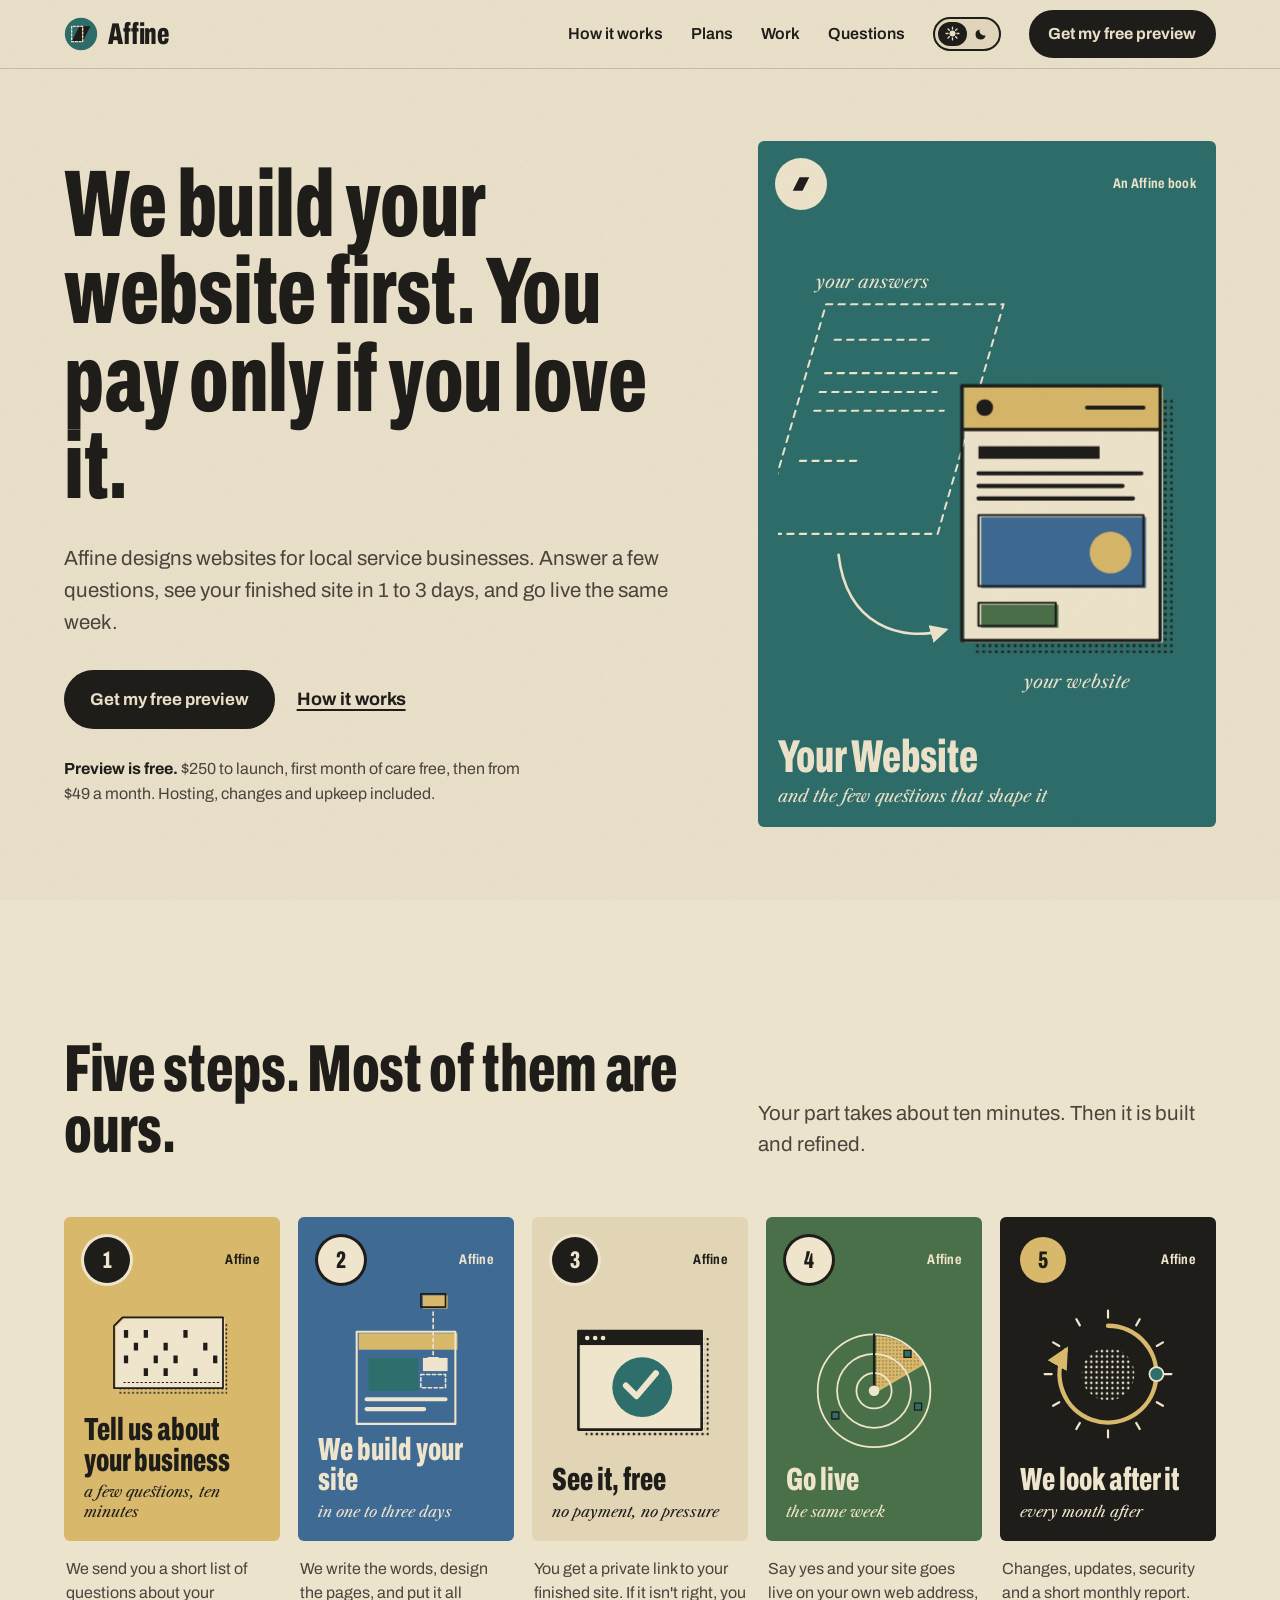
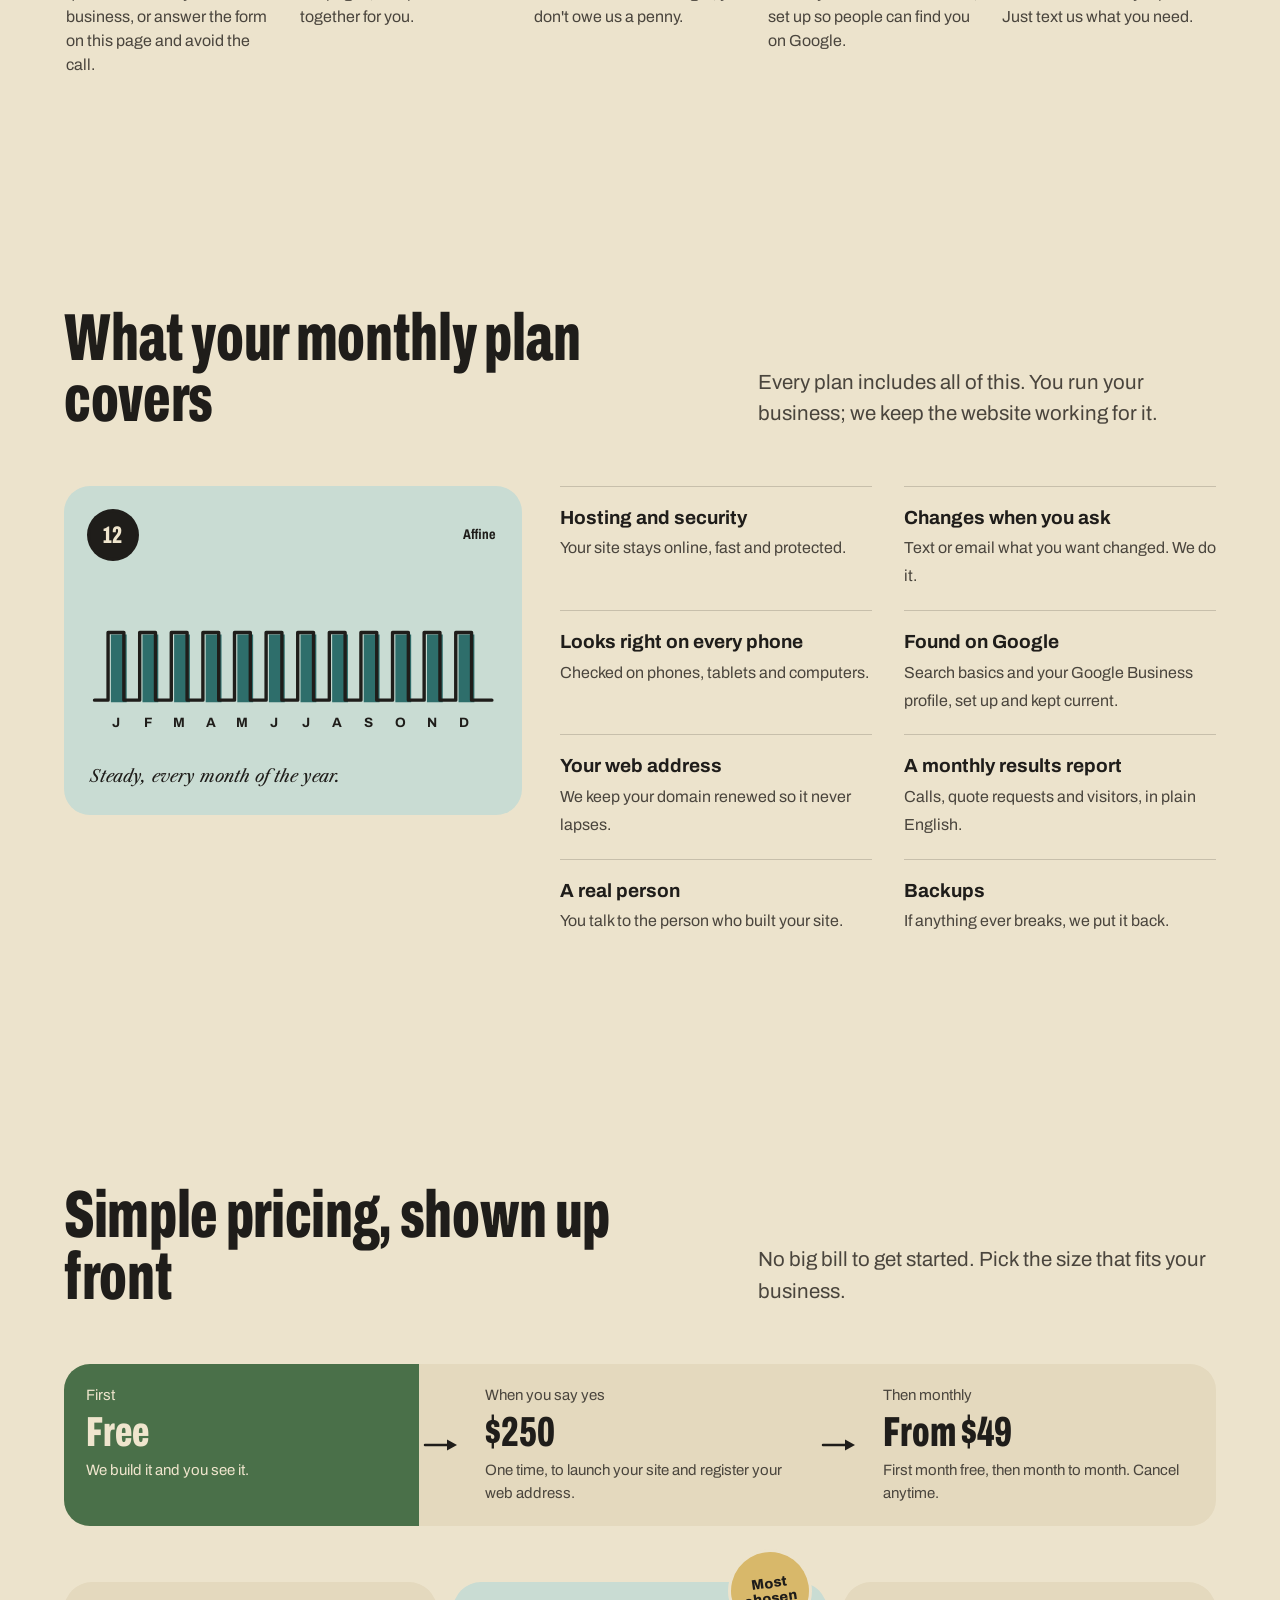
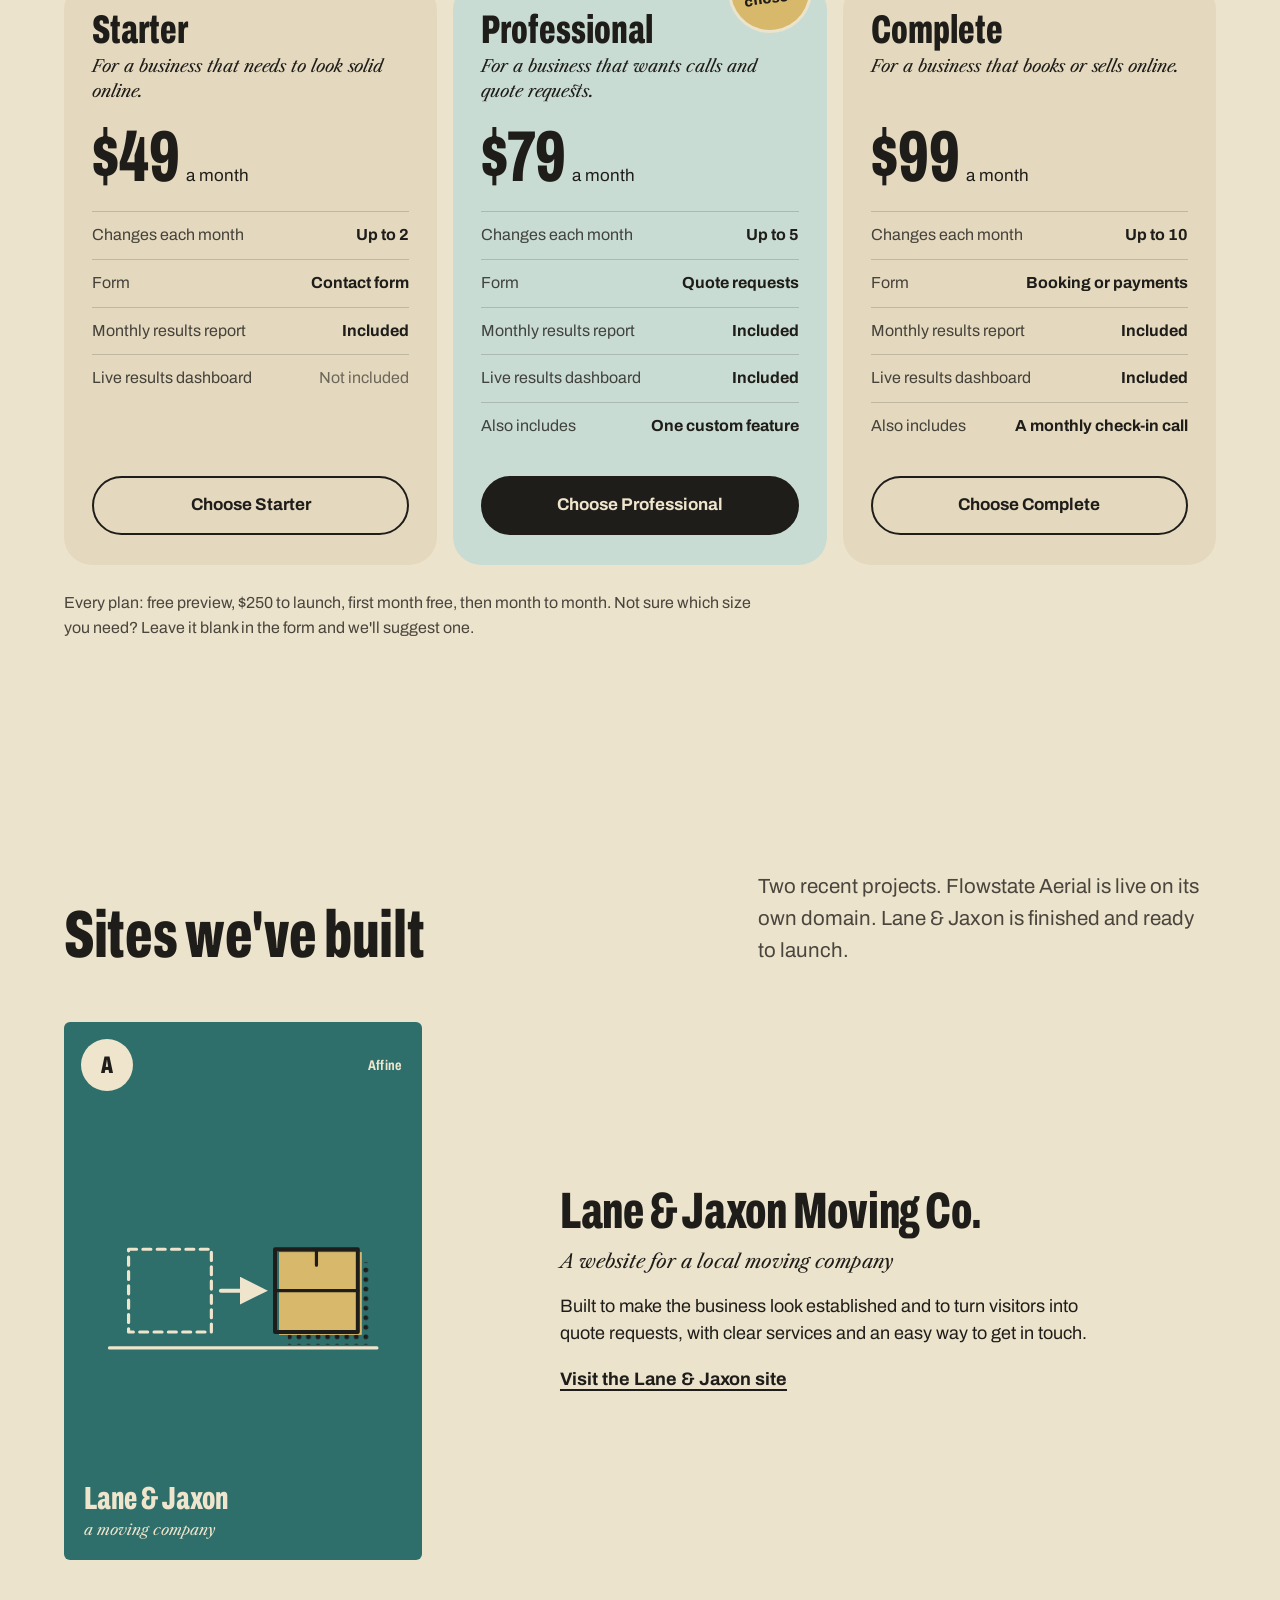
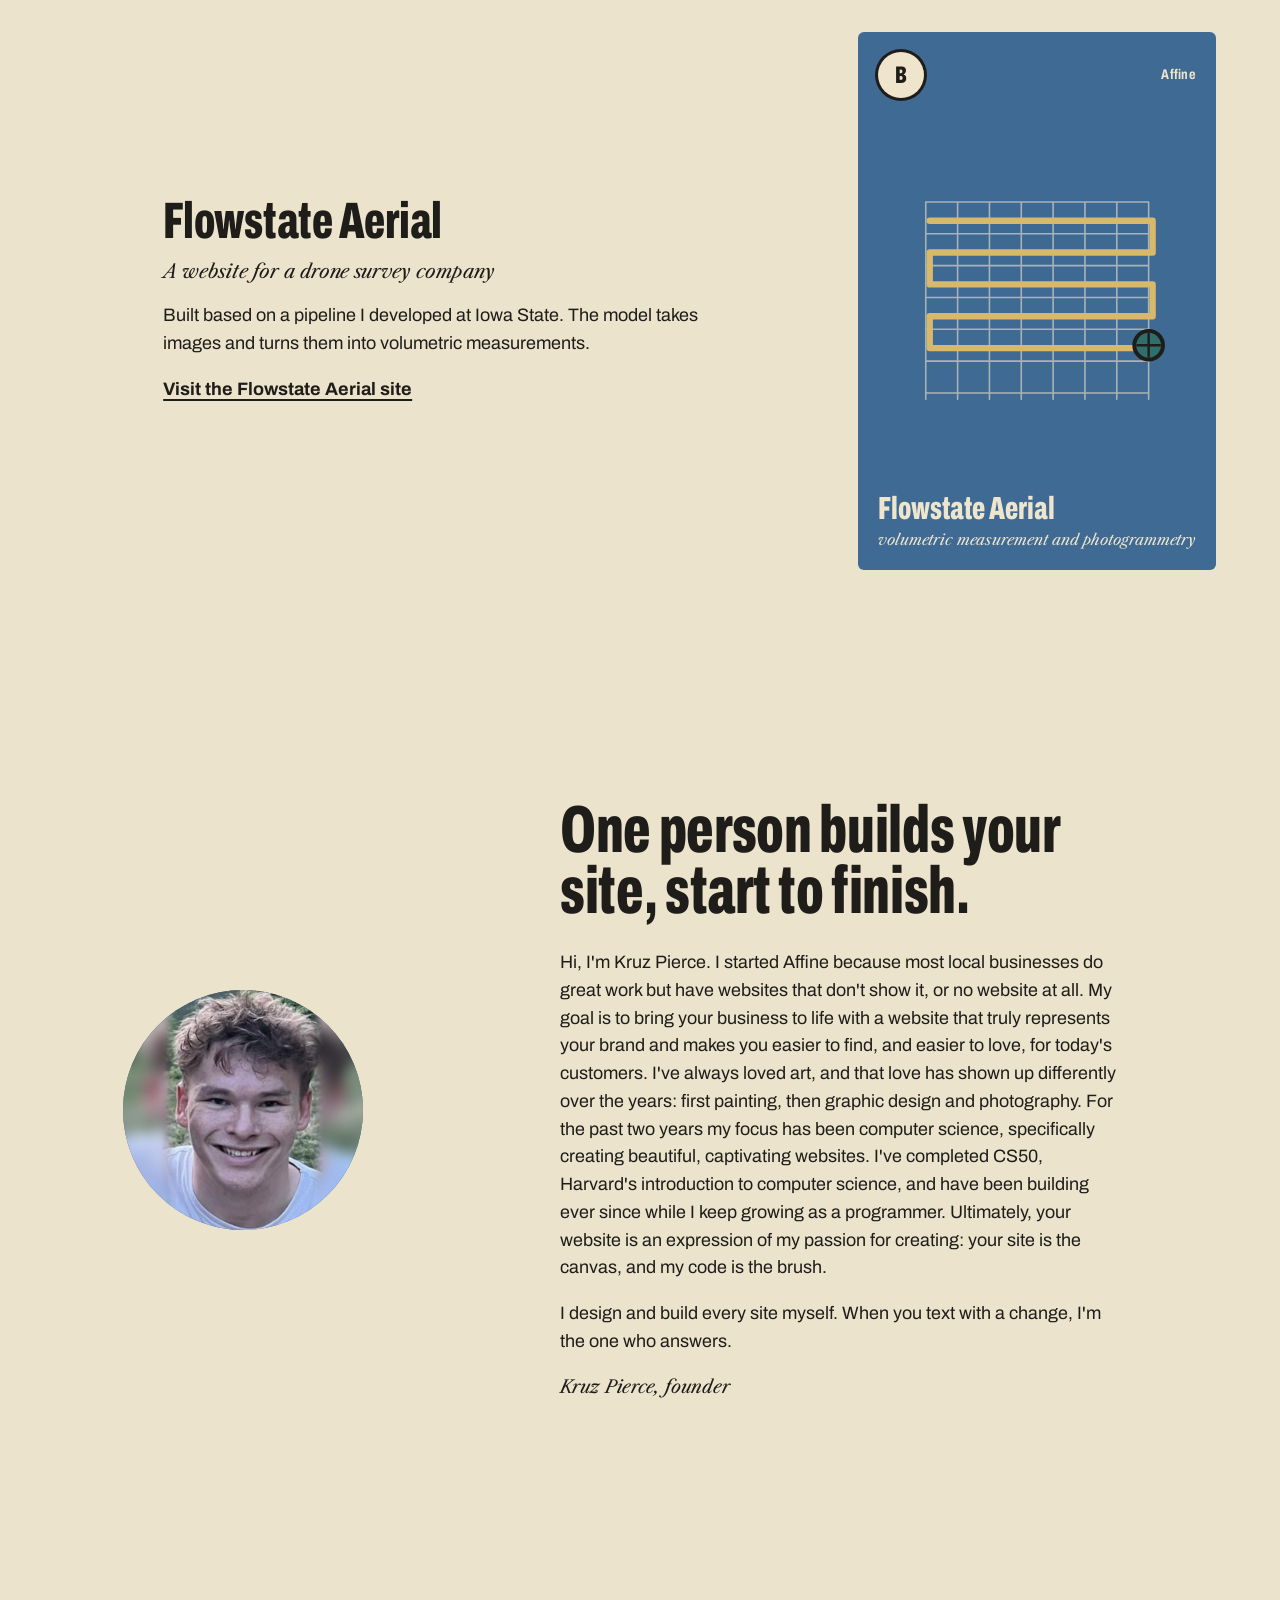
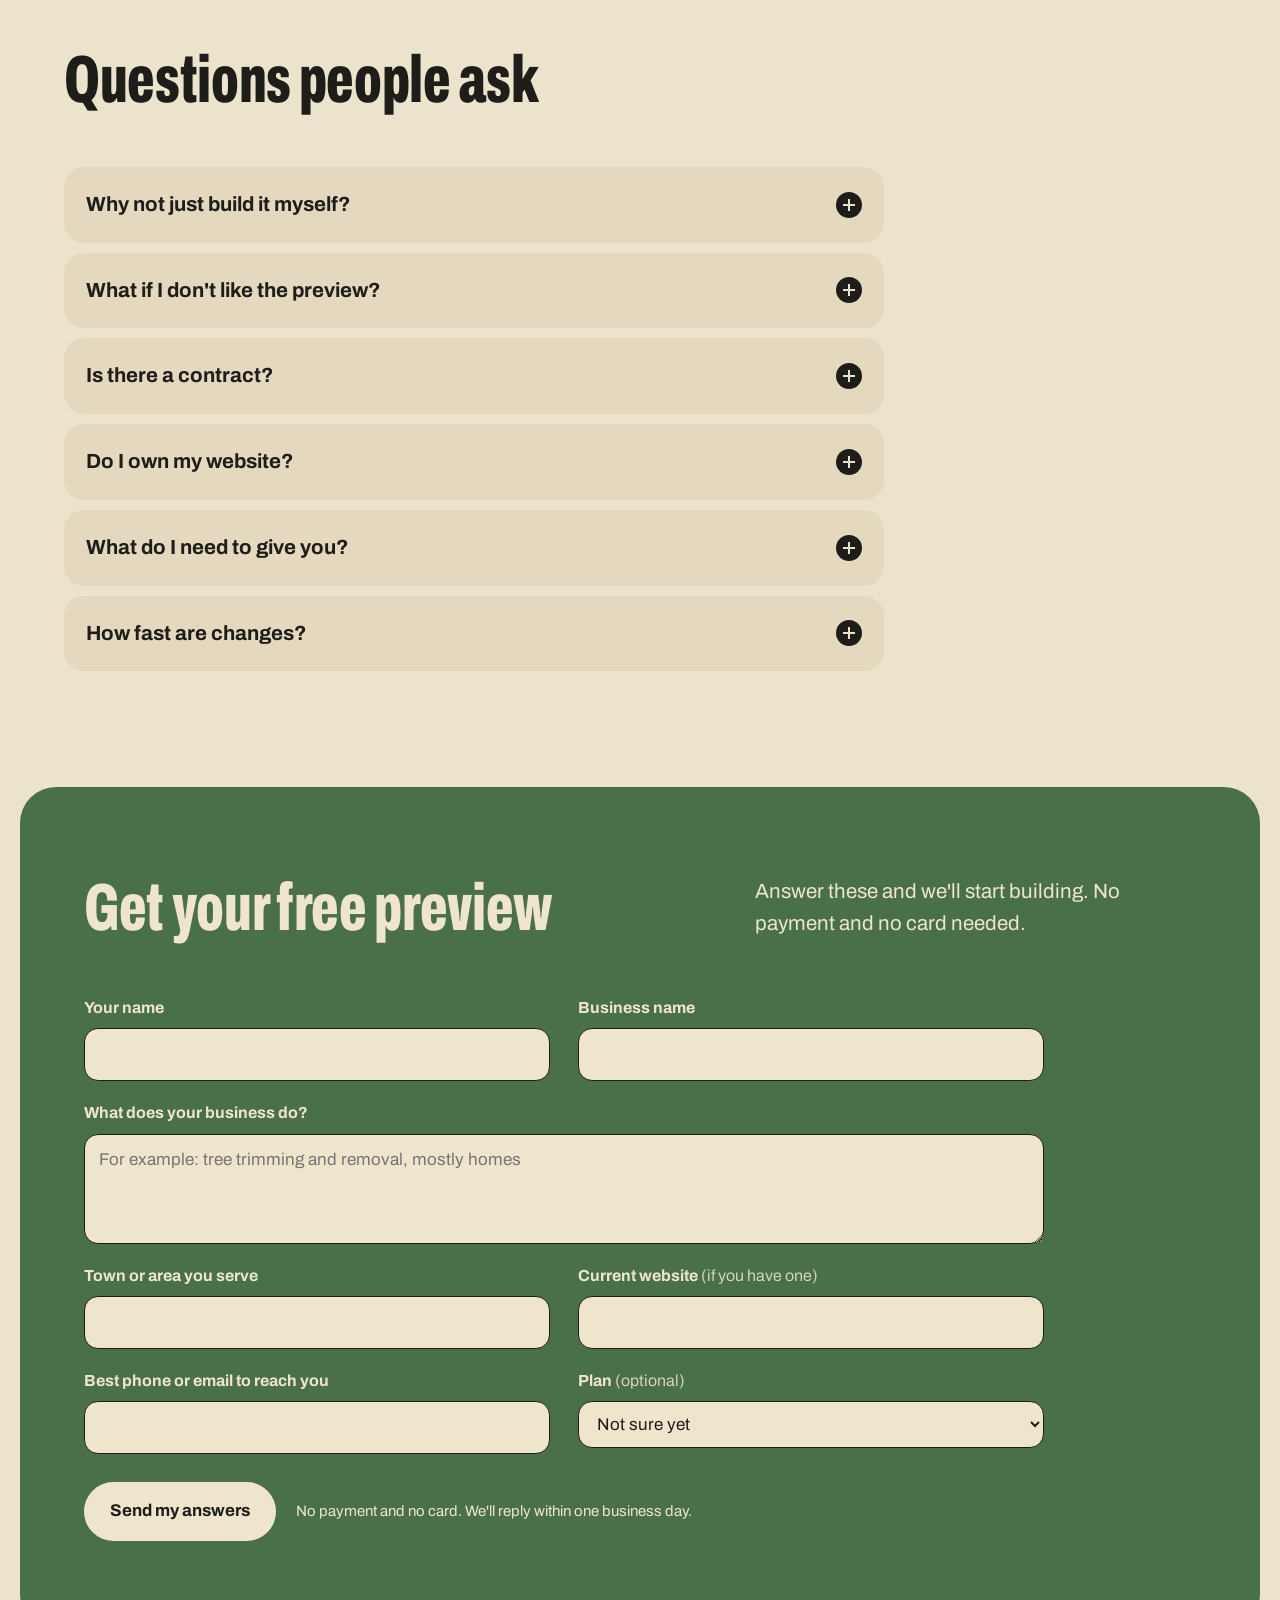
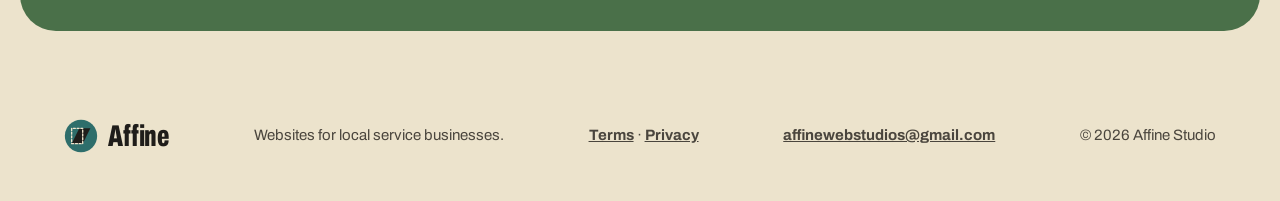
<file: index.html>
<!doctype html>
<html lang="en">
<head>
<meta charset="utf-8">
<meta name="viewport" content="width=device-width, initial-scale=1, viewport-fit=cover">
<title>Affine Studio — See your website before you pay</title>
<meta name="description" content="Affine designs websites for local service businesses. Answer a few questions, see your finished site in 1–3 days, and pay only if you love it.">
<link rel="canonical" href="https://affinewebstudio.com/">
<link rel="icon" href="favicon.svg" type="image/svg+xml">
<meta property="og:type" content="website">
<meta property="og:site_name" content="Affine Studio">
<meta property="og:title" content="We build your website first. You pay only if you love it.">
<meta property="og:description" content="Websites for local service businesses. See your finished site in 1 to 3 days, before you pay anything.">
<meta property="og:url" content="https://affinewebstudio.com/">
<meta name="twitter:card" content="summary">
<link rel="preconnect" href="https://fonts.googleapis.com">
<link rel="preconnect" href="https://fonts.gstatic.com" crossorigin>
<link href="https://fonts.googleapis.com/css2?family=Archivo:ital,wdth,wght@0,62..125,100..900;1,62..125,100..900&family=Libre+Caslon+Text:ital,wght@0,400;0,700;1,400&display=swap" rel="stylesheet">
<link rel="stylesheet" href="css/styles.css">
<script>
/* Light/dark switch. Follows the device setting until the visitor picks one, then remembers it. */
(function(){
  var KEY='affine-theme', root=document.documentElement;
  try{var saved=localStorage.getItem(KEY); if(saved==='light'||saved==='dark') root.setAttribute('data-theme',saved);}catch(e){}
  var mq=window.matchMedia?matchMedia('(prefers-color-scheme: dark)'):null;
  function current(){return root.getAttribute('data-theme')||(mq&&mq.matches?'dark':'light')}
  function paint(){
    var t=current(), sw=document.querySelector('.theme-switch'); if(!sw)return;
    sw.setAttribute('data-on',t);
    sw.querySelectorAll('[data-theme-set]').forEach(function(b){b.setAttribute('aria-checked',b.getAttribute('data-theme-set')===t?'true':'false')});
    var m=document.querySelector('meta[name="theme-color"]'); if(m)m.setAttribute('content',t==='dark'?'#1C1A17':'#ECE3CC');
  }
  document.addEventListener('DOMContentLoaded',function(){
    var sw=document.querySelector('.theme-switch'); if(!sw)return;
    sw.addEventListener('click',function(e){
      var b=e.target.closest('[data-theme-set]'); if(!b)return;
      var t=b.getAttribute('data-theme-set'); root.setAttribute('data-theme',t);
      try{localStorage.setItem(KEY,t)}catch(err){}
      paint();
    });
    sw.addEventListener('keydown',function(e){
      if(e.key!=='ArrowLeft'&&e.key!=='ArrowRight')return; e.preventDefault();
      var t=current()==='dark'?'light':'dark'; var b=sw.querySelector('[data-theme-set="'+t+'"]'); b.click(); b.focus();
    });
    if(mq&&mq.addEventListener)mq.addEventListener('change',paint);
    paint();
  });
})();
</script>
</head>
<body>

<!-- shared print inks: halftone screens and arrowheads -->
<svg width="0" height="0" style="position:absolute" aria-hidden="true" focusable="false">
  <defs>
    <pattern id="dots" width="6" height="6" patternUnits="userSpaceOnUse"><circle cx="3" cy="3" r="1.5" fill="#1F1D1A"/></pattern>
    <pattern id="dots-cream" width="6" height="6" patternUnits="userSpaceOnUse"><circle cx="3" cy="3" r="1.4" fill="#EFE5CD"/></pattern>
    <pattern id="dots-fine" width="4" height="4" patternUnits="userSpaceOnUse"><circle cx="2" cy="2" r="1" fill="#1F1D1A"/></pattern>
    <marker id="ah-cream" viewBox="0 0 10 10" refX="8" refY="5" markerWidth="7" markerHeight="7" orient="auto-start-reverse"><path d="M0 0L10 5L0 10z" fill="#EFE5CD"/></marker>
    <marker id="ah-ink" viewBox="0 0 10 10" refX="8" refY="5" markerWidth="7" markerHeight="7" orient="auto-start-reverse"><path d="M0 0L10 5L0 10z" fill="#1F1D1A"/></marker>
    <marker id="ah-mustard" viewBox="0 0 10 10" refX="8" refY="5" markerWidth="5" markerHeight="5" orient="auto-start-reverse"><path d="M0 0L10 5L0 10z" fill="#D8B86A"/></marker>
    <symbol id="mark" viewBox="0 0 40 40">
      <circle cx="20" cy="20" r="19" fill="#2E6E6B"/>
      <polygon points="9,29 22,29 31,11 18,11" fill="#1F1D1A"/>
      <polygon points="9,29 22,29 22,11 9,11" fill="none" stroke="#EFE5CD" stroke-width="1.6" stroke-dasharray="2.4 2"/>
    </symbol>
  </defs>
</svg>

<header class="top">
  <div class="wrap">
    <a class="brand" href="#top" aria-label="Affine Studio, home">
      <svg class="mark" aria-hidden="true"><use href="#mark"/></svg>
      <span class="d">Affine</span>
    </a>
    <nav class="nav" aria-label="Main">
      <a href="#how">How it works</a>
      <a href="#plans">Plans</a>
      <a href="#work">Work</a>
      <a href="#questions">Questions</a>
      <div class="theme-switch" role="radiogroup" aria-label="Color theme" data-on="light">
        <button type="button" role="radio" aria-checked="true" data-theme-set="light" aria-label="Light">
          <svg viewBox="0 0 20 20" aria-hidden="true"><circle cx="10" cy="10" r="4" fill="currentColor"/><path d="M10 1.5v2.5M10 16v2.5M1.5 10H4M16 10h2.5M4 4l1.8 1.8M14.2 14.2L16 16M4 16l1.8-1.8M14.2 5.8L16 4" stroke="currentColor" stroke-width="1.8" stroke-linecap="round"/></svg>
        </button>
        <button type="button" role="radio" aria-checked="false" data-theme-set="dark" aria-label="Dark">
          <svg viewBox="0 0 20 20" aria-hidden="true"><path d="M15.5 12.6A6.8 6.8 0 0 1 7.4 4.5a6.8 6.8 0 1 0 8.1 8.1z" fill="currentColor"/></svg>
        </button>
        <span class="thumb" aria-hidden="true"></span>
      </div>
      <a class="btn" href="#start"><span class="long">Get my free preview</span><span class="short">Free preview</span></a>
    </nav>
  </div>
</header>

<main id="top">

  <!-- HERO -->
  <section class="hero" aria-labelledby="hero-title">
    <div class="wrap">
      <div class="hero-text">
        <h1 class="d" id="hero-title">We build your website first. You pay only if you love it.</h1>
        <p class="lede">Affine designs websites for local service businesses. Answer a few questions, see your finished site in 1 to 3 days, and go live the same week.</p>
        <div class="hero-actions">
          <a class="btn" href="#start">Get my free preview</a>
          <a class="textlink" href="#how">How it works</a>
        </div>
        <p class="hero-price"><strong>Preview is free.</strong> $250 to launch, first month of care free, then from $49 a month. Hosting, changes and upkeep included.</p>
      </div>

      <div class="hero-cover">
        <div class="cover c-teal" role="img" aria-label="Book cover illustration: a rough sketch of a page settles into a finished website.">
          <div class="cover-top">
            <span class="roundel" aria-hidden="true"><svg width="30" height="30" viewBox="0 0 40 40"><polygon points="9,29 22,29 31,11 18,11" fill="#1F1D1A"/></svg></span>
            <span class="series">An Affine book</span>
          </div>
          <div class="art">
            <svg viewBox="0 0 400 440" aria-hidden="true">
              <!-- the sketch: your answers, sheared -->
              <text x="36" y="44" fill="#EFE5CD" font-family="Libre Caslon Text, Georgia, serif" font-style="italic" font-size="17">your answers</text>
              <g transform="translate(46 60) skewX(-16)" stroke="#EFE5CD" stroke-width="2" fill="none" stroke-dasharray="6 6">
                <rect width="170" height="220"/>
                <path d="M18 34h96M18 66h132M18 84h112M18 102h124M18 150h60"/>
              </g>
              <path d="M58 300C66 368 118 384 160 372" fill="none" stroke="#EFE5CD" stroke-width="2.5" marker-end="url(#ah-cream)"/>
              <!-- the finished page -->
              <g transform="translate(176 138)">
                <g class="settle">
                  <rect x="12" y="12" width="190" height="244" fill="url(#dots)"/>
                  <g class="mis">
                    <rect width="190" height="244" fill="#EFE5CD"/>
                    <rect width="190" height="42" fill="#D8B86A"/>
                    <rect x="16" y="124" width="158" height="68" fill="#3E6A93"/>
                    <circle cx="140" cy="158" r="20" fill="#D8B86A"/>
                    <rect x="16" y="208" width="74" height="22" fill="#4A7049"/>
                  </g>
                  <g fill="none" stroke="#1F1D1A" stroke-width="3">
                    <rect width="190" height="244"/>
                    <path d="M0 42h190"/>
                    <rect x="16" y="124" width="158" height="68" stroke-width="2"/>
                    <rect x="16" y="208" width="74" height="22" stroke-width="2"/>
                  </g>
                  <circle cx="22" cy="21" r="8" fill="#1F1D1A"/>
                  <path d="M120 21h54" stroke="#1F1D1A" stroke-width="4"/>
                  <rect x="16" y="58" width="116" height="12" fill="#1F1D1A"/>
                  <path d="M16 84h156M16 96h138M16 108h148" stroke="#1F1D1A" stroke-width="4"/>
                </g>
              </g>
              <text x="236" y="428" fill="#EFE5CD" font-family="Libre Caslon Text, Georgia, serif" font-style="italic" font-size="17">your website</text>
            </svg>
          </div>
          <h3>Your Website</h3>
          <p class="sub">and the few questions that shape it</p>
        </div>
      </div>
    </div>
  </section>

  <!-- HOW IT WORKS -->
  <section class="band" id="how" aria-labelledby="how-title">
    <div class="wrap">
      <div class="head">
        <h2 class="d" id="how-title">Five steps. Most of them are ours.</h2>
        <p class="lede">Your part takes about ten minutes. Then it is built and refined.</p>
      </div>

      <ol class="shelf">
        <li class="book">
          <div class="cover c-sand">
            <div class="cover-top"><span class="roundel">1</span><span class="series">Affine</span></div>
            <div class="art" aria-hidden="true">
              <svg viewBox="0 0 200 170">
                <rect x="24" y="48" width="154" height="100" fill="url(#dots)"/>
                <g class="mis"><polygon points="30,40 172,40 172,140 18,140 18,52" fill="#EFE5CD"/></g>
                <polygon points="30,40 172,40 172,140 18,140 18,52" fill="none" stroke="#1F1D1A" stroke-width="2.5"/>
                <path fill="#1F1D1A" d="M32 58h6v11h-6zM60 58h6v11h-6zM116 58h6v11h-6zM46 76h6v11h-6zM88 76h6v11h-6zM144 76h6v11h-6zM32 94h6v11h-6zM74 94h6v11h-6zM102 94h6v11h-6zM158 94h6v11h-6zM60 112h6v11h-6zM130 112h6v11h-6zM88 112h6v11h-6z"/>
                <path d="M32 132h136" stroke="#1F1D1A" stroke-width="1.5" stroke-dasharray="2 4"/>
              </svg>
            </div>
            <h3>Tell us about your business</h3>
            <p class="sub">a few questions, ten minutes</p>
          </div>
          <p class="caption">We send you a short list of questions about your business, or answer the form on this page and avoid the call.</p>
        </li>

        <li class="book">
          <div class="cover c-sea">
            <div class="cover-top"><span class="roundel">2</span><span class="series">Affine</span></div>
            <div class="art" aria-hidden="true">
              <svg viewBox="0 0 200 170">
                <g class="mis">
                  <rect x="40" y="52" width="120" height="20" fill="#D8B86A"/>
                  <rect x="52" y="82" width="60" height="40" fill="#2E6E6B"/>
                  <rect x="118" y="82" width="30" height="16" fill="#EFE5CD"/>
                  <rect x="118" y="6" width="30" height="16" fill="#D8B86A"/>
                </g>
                <rect x="40" y="52" width="120" height="112" fill="none" stroke="#EFE5CD" stroke-width="2.5"/>
                <rect x="118" y="104" width="30" height="16" fill="none" stroke="#EFE5CD" stroke-width="2" stroke-dasharray="4 3"/>
                <path d="M52 134h96M52 146h70" stroke="#EFE5CD" stroke-width="5"/>
                <path d="M133 28V94" stroke="#EFE5CD" stroke-width="2" stroke-dasharray="4 4" marker-end="url(#ah-cream)"/>
                <rect x="118" y="6" width="30" height="16" fill="none" stroke="#1F1D1A" stroke-width="2"/>
              </svg>
            </div>
            <h3>We build your site</h3>
            <p class="sub">in one to three days</p>
          </div>
          <p class="caption">We write the words, design the pages, and put it all together for you.</p>
        </li>

        <li class="book">
          <div class="cover c-stock">
            <div class="cover-top"><span class="roundel">3</span><span class="series">Affine</span></div>
            <div class="art" aria-hidden="true">
              <svg viewBox="0 0 200 170">
                <rect x="38" y="44" width="140" height="112" fill="url(#dots)"/>
                <g class="mis">
                  <rect x="30" y="36" width="140" height="112" fill="#EFE5CD"/>
                  <circle cx="100" cy="98" r="34" fill="#2E6E6B"/>
                </g>
                <rect x="30" y="36" width="140" height="112" fill="none" stroke="#1F1D1A" stroke-width="3"/>
                <rect x="30" y="36" width="140" height="16" fill="#1F1D1A"/>
                <circle cx="40" cy="44" r="2.6" fill="#EFE5CD"/><circle cx="49" cy="44" r="2.6" fill="#EFE5CD"/><circle cx="58" cy="44" r="2.6" fill="#EFE5CD"/>
                <path d="M84 98l12 12l22-26" fill="none" stroke="#EFE5CD" stroke-width="7" stroke-linecap="square"/>
              </svg>
            </div>
            <h3>See it, free</h3>
            <p class="sub">no payment, no pressure</p>
          </div>
          <p class="caption">You get a private link to your finished site. If it isn't right, you don't owe us a penny.</p>
        </li>

        <li class="book">
          <div class="cover c-green">
            <div class="cover-top"><span class="roundel">4</span><span class="series">Affine</span></div>
            <div class="art" aria-hidden="true">
              <svg viewBox="0 0 200 170">
                <g class="mis"><path d="M100 104L100 40A64 64 0 0 1 155 72Z" fill="#D8B86A"/></g>
                <path d="M100 104L100 40A64 64 0 0 1 155 72Z" fill="url(#dots-fine)" opacity=".35"/>
                <g fill="none" stroke="#EFE5CD" stroke-width="2">
                  <circle cx="100" cy="104" r="20"/>
                  <circle cx="100" cy="104" r="42"/>
                  <circle cx="100" cy="104" r="64"/>
                </g>
                <path d="M100 104V40" stroke="#1F1D1A" stroke-width="2.5"/>
                <circle cx="100" cy="104" r="6" fill="#EFE5CD"/>
                <rect x="134" y="58" width="8" height="8" fill="#2E6E6B" stroke="#1F1D1A" stroke-width="1.5"/>
                <rect x="52" y="128" width="8" height="8" fill="#2E6E6B" stroke="#1F1D1A" stroke-width="1.5"/>
                <rect x="146" y="118" width="8" height="8" fill="#2E6E6B" stroke="#1F1D1A" stroke-width="1.5"/>
              </svg>
            </div>
            <h3>Go live</h3>
            <p class="sub">the same week</p>
          </div>
          <p class="caption">Say yes and your site goes live on your own web address, set up so people can find you on Google.</p>
        </li>

        <li class="book">
          <div class="cover c-black">
            <div class="cover-top"><span class="roundel">5</span><span class="series">Affine</span></div>
            <div class="art" aria-hidden="true">
              <svg viewBox="0 0 200 190">
                <circle cx="100" cy="95" r="30" fill="url(#dots-cream)"/>
                <path d="M100 40A55 55 0 1 1 52 68" fill="none" stroke="#D8B86A" stroke-width="5" marker-end="url(#ah-mustard)"/>
                <path stroke="#EFE5CD" stroke-width="2.5" d="M100 31V23M132 39.6L136 32.6M155.4 63L162.4 59M164 95H172M155.4 127L162.4 131M132 150.4L136 157.4M100 159V167M68 150.4L64 157.4M44.6 127L37.6 131M36 95H28M44.6 63L37.6 59M68 39.6L64 32.6"/>
                <circle cx="155" cy="95" r="8" fill="#2E6E6B" stroke="#EFE5CD" stroke-width="2"/>
              </svg>
            </div>
            <h3>We look after it</h3>
            <p class="sub">every month after</p>
          </div>
          <p class="caption">Changes, updates, security and a short monthly report. Just text us what you need.</p>
        </li>
      </ol>
      <p class="swipe">Swipe to see all five steps.</p>
    </div>
  </section>

  <!-- MONTHLY CARE -->
  <section class="band" id="care" aria-labelledby="care-title">
    <div class="wrap">
      <div class="head">
        <h2 class="d" id="care-title">What your monthly plan covers</h2>
        <p class="lede">Every plan includes all of this. You run your business; we keep the website working for it.</p>
      </div>
      <div class="care">
        <div class="care-panel" role="img" aria-label="Illustration: a steady signal, one pulse for each month of the year.">
          <div class="top-line">
            <span class="roundel" style="box-shadow:0 0 0 3px #1F1D1A">12</span>
            <span class="series" style="font-family:var(--display);font-variation-settings:'wdth' 75;font-weight:700;font-size:14px">Affine</span>
          </div>
          <svg viewBox="0 0 360 150" aria-hidden="true">
            <g class="mis"><path fill="#2E6E6B" d="M16 50h14v60h-14zM44 50h14v60h-14zM72 50h14v60h-14zM100 50h14v60h-14zM128 50h14v60h-14zM156 50h14v60h-14zM184 50h14v60h-14zM212 50h14v60h-14zM240 50h14v60h-14zM268 50h14v60h-14zM296 50h14v60h-14zM324 50h14v60h-14z"/></g>
            <path fill="none" stroke="#1F1D1A" stroke-width="3" d="M4 110h12v-60h14v60h14v-60h14v60h14v-60h14v60h14v-60h14v60h14v-60h14v60h14v-60h14v60h14v-60h14v60h14v-60h14v60h14v-60h14v60h14v-60h14v60h14v-60h14v60h14v-60h14v60h18"/>
            <g font-family="Archivo, Arial, sans-serif" font-weight="700" font-size="12" fill="#1F1D1A" text-anchor="middle">
              <text x="23" y="134">J</text><text x="51" y="134">F</text><text x="79" y="134">M</text><text x="107" y="134">A</text><text x="135" y="134">M</text><text x="163" y="134">J</text><text x="191" y="134">J</text><text x="219" y="134">A</text><text x="247" y="134">S</text><text x="275" y="134">O</text><text x="303" y="134">N</text><text x="331" y="134">D</text>
            </g>
          </svg>
          <p>Steady, every month of the year.</p>
        </div>

        <ul class="care-list">
          <li><strong>Hosting and security</strong><span>Your site stays online, fast and protected.</span></li>
          <li><strong>Changes when you ask</strong><span>Text or email what you want changed. We do it.</span></li>
          <li><strong>Looks right on every phone</strong><span>Checked on phones, tablets and computers.</span></li>
          <li><strong>Found on Google</strong><span>Search basics and your Google Business profile, set up and kept current.</span></li>
          <li><strong>Your web address</strong><span>We keep your domain renewed so it never lapses.</span></li>
          <li><strong>A monthly results report</strong><span>Calls, quote requests and visitors, in plain English.</span></li>
          <li><strong>A real person</strong><span>You talk to the person who built your site.</span></li>
          <li><strong>Backups</strong><span>If anything ever breaks, we put it back.</span></li>
        </ul>
      </div>
    </div>
  </section>

  <!-- PLANS -->
  <section class="band" id="plans" aria-labelledby="plans-title">
    <div class="wrap">
      <div class="head">
        <h2 class="d" id="plans-title">Simple pricing, shown up front</h2>
        <p class="lede">No big bill to get started. Pick the size that fits your business.</p>
      </div>

      <div class="flow">
        <div class="free">
          <p class="step-l">First</p>

          <p class="step-v">Free</p>
          <p class="step-n">We build it and you see it.</p>
        </div>
        <div class="arrow" aria-hidden="true"><svg viewBox="0 0 36 20"><path d="M2 10H25" stroke="currentColor" stroke-width="2.5"/><path d="M24 4.5L34 10L24 15.5z" fill="currentColor"/></svg></div>
        <div>
          <p class="step-l">When you say yes</p>
          <p class="step-v">$250</p>
          <p class="step-n">One time, to launch your site and register your web address.</p>
        </div>
        <div class="arrow" aria-hidden="true"><svg viewBox="0 0 36 20"><path d="M2 10H25" stroke="currentColor" stroke-width="2.5"/><path d="M24 4.5L34 10L24 15.5z" fill="currentColor"/></svg></div>
        <div>
          <p class="step-l">Then monthly</p>
          <p class="step-v">From $49</p>
          <p class="step-n">First month free, then month to month. Cancel anytime.</p>
        </div>
      </div>

      <div class="plans">
        <div class="plan">
          <h3>Starter</h3>
          <p class="for">For a business that needs to look solid online.</p>
          <p class="price"><b>$49</b><span>a month</span></p>
          <dl>
            <div><dt>Changes each month</dt><dd>Up to 2</dd></div>
            <div><dt>Form</dt><dd>Contact form</dd></div>
            <div><dt>Monthly results report</dt><dd>Included</dd></div>
            <div><dt>Live results dashboard</dt><dd class="no">Not included</dd></div>

          </dl>
          <button class="btn ghost" type="button" data-plan="Starter">Choose Starter</button>
        </div>

        <div class="plan pick">
          <span class="badge">Most<br>chosen</span>
          <h3>Professional</h3>
          <p class="for">For a business that wants calls and quote requests.</p>
          <p class="price"><b>$79</b><span>a month</span></p>
          <dl>
            <div><dt>Changes each month</dt><dd>Up to 5</dd></div>
            <div><dt>Form</dt><dd>Quote requests</dd></div>
            <div><dt>Monthly results report</dt><dd>Included</dd></div>
            <div><dt>Live results dashboard</dt><dd>Included</dd></div>
            <div><dt>Also includes</dt><dd>One custom feature</dd></div>
          </dl>
          <button class="btn" type="button" data-plan="Professional">Choose Professional</button>
        </div>

        <div class="plan">
          <h3>Complete</h3>
          <p class="for">For a business that books or sells online.</p>
          <p class="price"><b>$99</b><span>a month</span></p>
          <dl>
            <div><dt>Changes each month</dt><dd>Up to 10</dd></div>
            <div><dt>Form</dt><dd>Booking or payments</dd></div>
            <div><dt>Monthly results report</dt><dd>Included</dd></div>
            <div><dt>Live results dashboard</dt><dd>Included</dd></div>
            <div><dt>Also includes</dt><dd>A monthly check-in call</dd></div>
          </dl>
          <button class="btn ghost" type="button" data-plan="Complete">Choose Complete</button>
        </div>
      </div>
      <p class="plans-note">Every plan: free preview, $250 to launch, first month free, then month to month. Not sure which size you need? Leave it blank in the form and we'll suggest one.</p>
    </div>
  </section>

  <!-- WORK -->
  <section class="band" id="work" aria-labelledby="work-title">
    <div class="wrap">
      <div class="head">
        <h2 class="d" id="work-title">Sites we've built</h2>
        <p class="lede">Two recent projects. Flowstate Aerial is live on its own domain. Lane & Jaxon is finished and ready to launch.</p>
      </div>

      <div class="work">
        <article class="project">
          <div class="cover c-teal" role="img" aria-label="Cover illustration: a box moves from one square to another.">
            <div class="cover-top"><span class="roundel">A</span><span class="series">Affine</span></div>
            <div class="art" aria-hidden="true">
              <svg viewBox="0 0 200 170">
                <rect x="28" y="62" width="52" height="52" fill="none" stroke="#EFE5CD" stroke-width="2" stroke-dasharray="5 4"/>
                <rect x="128" y="70" width="52" height="52" fill="url(#dots)"/>
                <g class="mis"><rect x="120" y="62" width="52" height="52" fill="#D8B86A"/></g>
                <rect x="120" y="62" width="52" height="52" fill="none" stroke="#1F1D1A" stroke-width="2.5"/>
                <path d="M120 88h52M146 62v10" stroke="#1F1D1A" stroke-width="2"/>
                <path d="M86 88H112" stroke="#EFE5CD" stroke-width="2.5" marker-end="url(#ah-cream)"/>
                <path d="M16 124H184" stroke="#EFE5CD" stroke-width="2"/>
              </svg>
            </div>
            <h3>Lane &amp; Jaxon</h3>
            <p class="sub">a moving company</p>
          </div>
          <div class="info">
            <h3 class="d">Lane &amp; Jaxon Moving Co.</h3>
            <p class="kind">A website for a local moving company</p>
            <p>Built to make the business look established and to turn visitors into quote requests, with clear services and an easy way to get in touch.</p>
            <a class="textlink" href="https://kruzp.github.io/LaneAndJaxonMovingCo/" target="_blank" rel="noopener">Visit the Lane &amp; Jaxon site</a>
          </div>
        </article>

        <article class="project">
          <div class="cover c-sea" role="img" aria-label="Cover illustration: a drone flies back and forth over a map grid.">
            <div class="cover-top"><span class="roundel">B</span><span class="series">Affine</span></div>
            <div class="art" aria-hidden="true">
              <svg viewBox="0 0 200 170">
                <path stroke="#EFE5CD" stroke-width="1" opacity=".6" d="M30 26V150M50 26V150M70 26V150M90 26V150M110 26V150M130 26V150M150 26V150M170 26V150M30 26H170M30 46H170M30 66H170M30 86H170M30 106H170M30 126H170M30 146H170"/>
                <g class="mis"><path d="M30 36H170V56H30V76H170V96H30V116H170" fill="none" stroke="#D8B86A" stroke-width="4"/></g>
                <circle cx="170" cy="116" r="9" fill="#2E6E6B" stroke="#1F1D1A" stroke-width="2.5"/>
                <path d="M170 116h-7M170 116h7M170 116v-7M170 116v7" stroke="#1F1D1A" stroke-width="1.5"/>
              </svg>
            </div>
            <h3>Flowstate Aerial</h3>
            <p class="sub">volumetric measurement and photogrammetry</p>
          </div>
          <div class="info">
            <h3 class="d">Flowstate Aerial</h3>
            <p class="kind">A website for a drone survey company</p>
            <p>Built based on a pipeline I developed at Iowa State. The model takes images and turns them into volumetric measurements.</p>
            <a class="textlink" href="https://flowstateaerial.com/" target="_blank" rel="noopener">Visit the Flowstate Aerial site</a>
          </div>
        </article>
      </div>
    </div>
  </section>

  <!-- ABOUT -->
  <section class="band" id="about" aria-labelledby="about-title">
    <div class="wrap about">
      <div class="portrait photo">
        <img src="images/kruz-pierce.jpg" alt="Kruz Pierce, founder of Affine Studio" width="600" height="600" loading="lazy" decoding="async">
      </div>
      <div class="info">
        <h2 class="d" id="about-title">One person builds your site, start to finish.</h2>
        <p>Hi, I'm Kruz Pierce. I started Affine because most local businesses do great work but have websites that don't show it, or no website at all. My goal is to bring your business to life with a website that truly represents your brand and makes you easier to find, and easier to love, for today's customers. I've always loved art, and that love has shown up differently over the years: first painting, then graphic design and photography. For the past two years my focus has been computer science, specifically creating beautiful, captivating websites. I've completed CS50, Harvard's introduction to computer science, and have been building ever since while I keep growing as a programmer. Ultimately, your website is an expression of my passion for creating: your site is the canvas, and my code is the brush.</p>
        <p>I design and build every site myself. When you text with a change, I'm the one who answers.</p>
        <p class="sign">Kruz Pierce, founder</p>
      </div>
    </div>
  </section>

  <!-- QUESTIONS -->
  <section class="band" id="questions" aria-labelledby="q-title">
    <div class="wrap">
      <div class="head">
        <h2 class="d" id="q-title">Questions people ask</h2>
      </div>
      <div class="faq">
        <details>
          <summary>Why not just build it myself?<span class="pm" aria-hidden="true"></span></summary>
          <p>You can, and plenty of people start. The hard part is everything after: writing the words, making it look right on phones, getting found on Google, and keeping it working. We do all of it. Your part is answering a few questions.</p>
        </details>
        <details>
          <summary>What if I don't like the preview?<span class="pm" aria-hidden="true"></span></summary>
          <p>Then you don't pay anything. Tell us what's off and we'll change it, or walk away. We never ask for a card to show you a preview.</p>
        </details>
        <details>
          <summary>Is there a contract?<span class="pm" aria-hidden="true"></span></summary>
          <p>No. Your first month of care is free. After that it's month to month, with no yearly contract. Cancel anytime and your plan ends at the end of the month you've paid for.</p>
        </details>
        <details>
          <summary>Do I own my website?<span class="pm" aria-hidden="true"></span></summary>
          <p>Yes. Your business name, words, photos and web address are yours from day one. If you ever cancel, whenever that is, we hand your site over to you.</p>
        </details>
        <details>
          <summary>What do I need to give you?<span class="pm" aria-hidden="true"></span></summary>
          <p>Answers to our questions, your logo if you have one, and a few photos of your work. No photos yet? We'll help you with that.</p>
        </details>
        <details>
          <summary>How fast are changes?<span class="pm" aria-hidden="true"></span></summary>
          <p>Text or email what you want changed. Most changes are done within two business days.</p>
        </details>
      </div>
    </div>
  </section>

  <!-- START -->
  <section class="start" id="start" aria-labelledby="start-title">
    <div class="band wrap">
      <div class="head">
        <h2 class="d" id="start-title">Get your free preview</h2>
        <p class="lede">Answer these and we'll start building. No payment and no card needed.</p>
      </div>

      <form class="form" id="preview-form" action="https://formspree.io/f/xqppnnzb" method="POST" novalidate>
        <input type="text" name="_gotcha" tabindex="-1" autocomplete="off" aria-hidden="true" style="position:absolute;left:-9999px;width:1px;height:1px;opacity:0">
        <div class="field">
          <label for="f-name">Your name</label>
          <input id="f-name" name="name" autocomplete="name" required>
        </div>
        <div class="field">
          <label for="f-biz">Business name</label>
          <input id="f-biz" name="business" autocomplete="organization" required>
        </div>
        <div class="field full">
          <label for="f-what">What does your business do?</label>
          <textarea id="f-what" name="what" placeholder="For example: tree trimming and removal, mostly homes"></textarea>
        </div>
        <div class="field">
          <label for="f-town">Town or area you serve</label>
          <input id="f-town" name="town">
        </div>
        <div class="field">
          <label for="f-site">Current website <span class="hint">(if you have one)</span></label>
          <input id="f-site" name="site" inputmode="url">
        </div>
        <div class="field">
          <label for="f-contact">Best phone or email to reach you</label>
          <input id="f-contact" name="contact" autocomplete="email" required>
        </div>
        <div class="field">
          <label for="f-plan">Plan <span class="hint">(optional)</span></label>
          <select id="f-plan" name="plan">
            <option value="">Not sure yet</option>
            <option>Starter</option>
            <option>Professional</option>
            <option>Complete</option>
          </select>
        </div>
        <p class="form-error" id="form-error" role="alert" hidden></p>
        <div class="form-foot">
          <button class="btn" type="submit">Send my answers</button>
          <p class="form-note">No payment and no card. We'll reply within one business day.</p>
        </div>
      </form>
    </div>
  </section>
</main>

<footer class="foot">
  <div class="wrap">
    <a class="brand" href="#top" aria-label="Back to top">
      <svg class="mark" aria-hidden="true"><use href="#mark"/></svg>
      <span class="d">Affine</span>
    </a>
    <p>Websites for local service businesses.</p>
    <p><a href="terms.html">Terms</a> · <a href="privacy.html">Privacy</a></p>
    <p><a href="mailto:affinewebstudios@gmail.com" id="mail-link">affinewebstudios@gmail.com</a></p>
    <p>© 2026 Affine Studio</p>
  </div>
</footer>

<script src="js/main.js" defer></script>
</body>
</html>
</file>
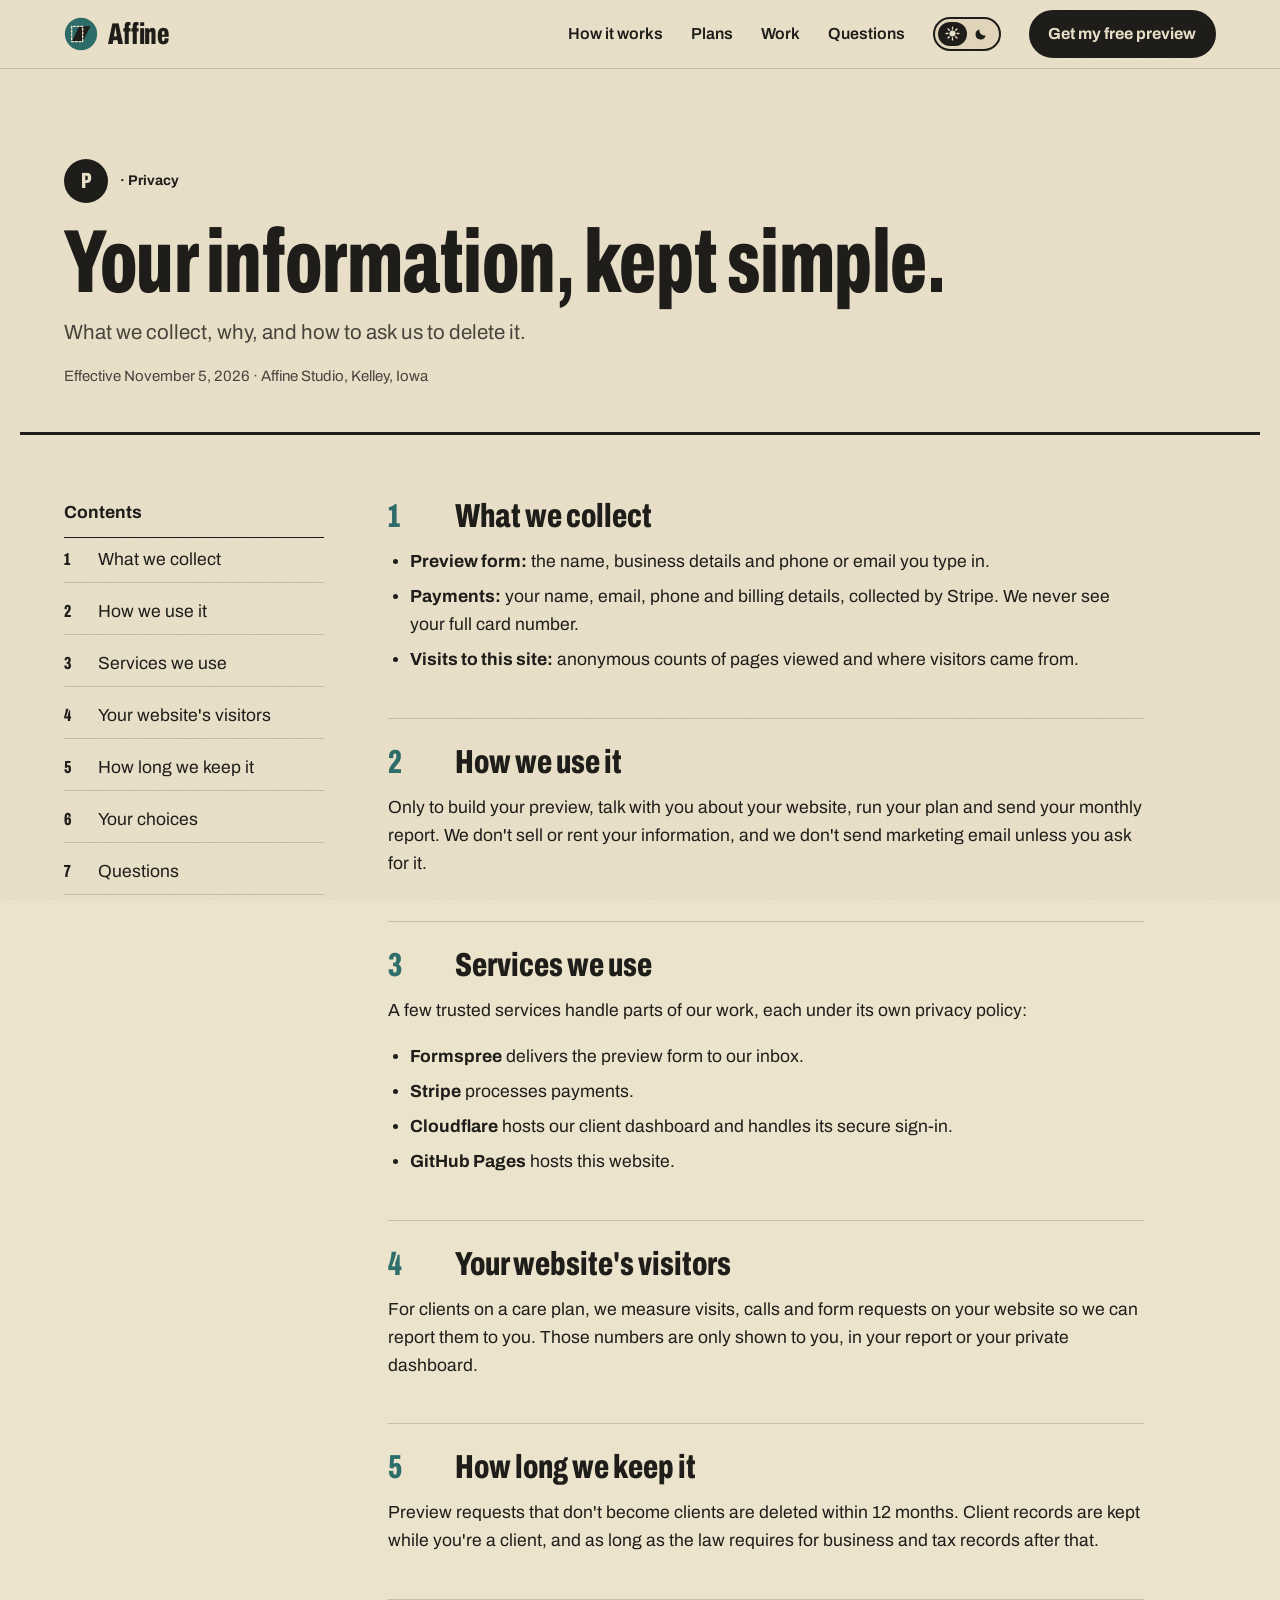
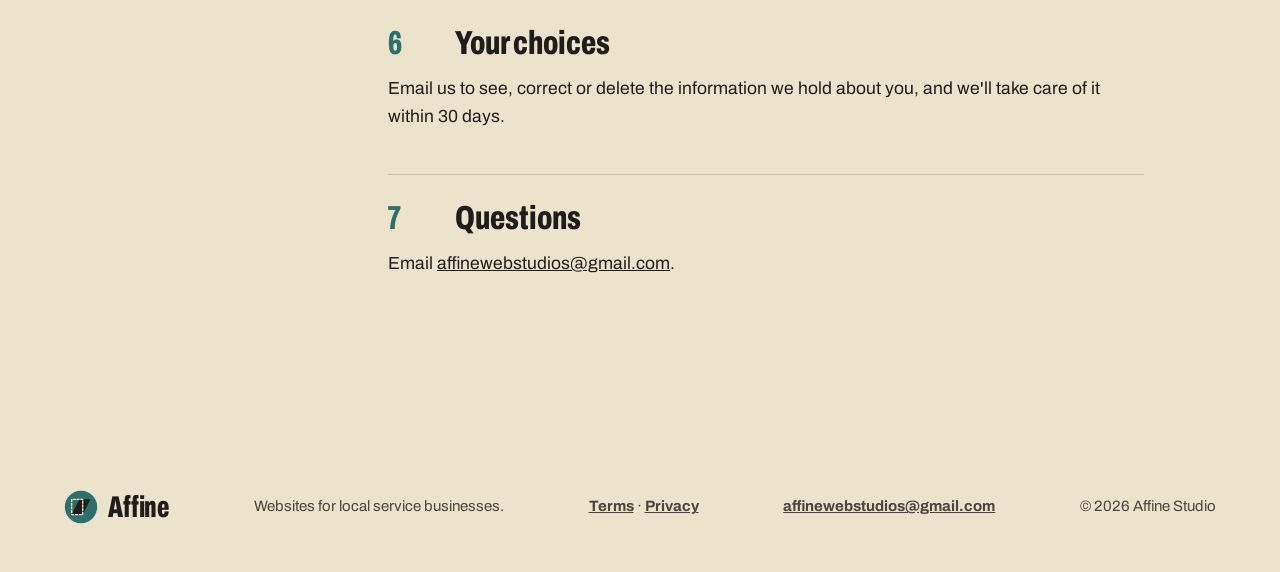
<file: privacy.html>
<!doctype html>
<html lang="en">
<head>
<meta charset="utf-8">
<meta name="viewport" content="width=device-width, initial-scale=1, viewport-fit=cover">
<title>Privacy · Affine Studio</title>
<meta name="description" content="How Affine Studio collects and uses information.">
<link rel="canonical" href="https://affinewebstudio.com/privacy.html">
<link rel="icon" href="favicon.svg" type="image/svg+xml">
<link rel="preconnect" href="https://fonts.googleapis.com">
<link rel="preconnect" href="https://fonts.gstatic.com" crossorigin>
<link href="https://fonts.googleapis.com/css2?family=Archivo:ital,wdth,wght@0,62..125,100..900;1,62..125,100..900&family=Libre+Caslon+Text:ital,wght@0,400;0,700;1,400&display=swap" rel="stylesheet">
<link rel="stylesheet" href="css/styles.css">
<style>
  .legal-head{padding-top:clamp(48px,7vw,96px);padding-bottom:clamp(28px,4vw,44px);border-bottom:3px solid var(--rule)}
  .legal-head .series{display:flex;align-items:center;gap:12px;font-weight:700;font-size:14px;margin:0 0 18px}
  .legal-head .roundel{width:44px;height:44px;border-radius:50%;background:var(--ink);color:var(--paper);display:grid;place-items:center;
    font-family:var(--display);font-variation-settings:"wdth" 62;font-weight:800;font-size:22px}
  .legal-head h1.d{font-size:clamp(3rem,7vw,5.6rem);margin:0 0 14px}
  .legal-head .lede{max-width:36em}
  .legal-head .meta{margin:16px 0 0;font-size:15px;color:var(--ink-soft)}
  .legal{display:grid;grid-template-columns:minmax(0,260px) minmax(0,1fr);gap:clamp(28px,5vw,72px);padding-top:clamp(36px,5vw,64px);padding-bottom:clamp(64px,8vw,110px)}
  .toc{position:sticky;top:96px;align-self:start;font-size:15px}
  .toc p{font-weight:700;margin:0 0 10px}
  .toc ol{list-style:none;margin:0;padding:0;border-top:1.5px solid var(--rule)}
  .toc li{border-bottom:1px solid var(--hair)}
  .toc a{display:grid;grid-template-columns:34px 1fr;padding:8px 0;text-decoration:none;color:inherit}
  .toc a:hover{color:var(--teal)}
  .toc a span{font-family:var(--display);font-variation-settings:"wdth" 62;font-weight:800}
  .legal article{max-width:42em}
  .legal section{padding:0 0 26px;margin:0 0 26px;border-bottom:1px solid var(--hair);scroll-margin-top:96px}
  .legal section:last-child{border-bottom:0}
  .legal h2{display:flex;gap:14px;align-items:baseline;font-family:var(--display);font-variation-settings:"wdth" 70;font-weight:800;font-size:clamp(1.6rem,2.6vw,2.1rem);line-height:1.05;margin:0 0 14px}
  .legal h2 .n{color:var(--teal);font-variation-settings:"wdth" 62;min-width:1.6em}
  .legal p,.legal li{font-size:17.5px;line-height:1.6}
  .legal ul{margin:0 0 1em;padding-left:1.2em}
  .legal li{margin:0 0 .4em}
  .legal .plain{font-family:var(--serif);font-style:italic;font-size:18px;border-left:4px solid var(--teal);padding:2px 0 2px 16px;margin:0 0 1em}
  .legal table{border-collapse:collapse;width:100%;margin:0 0 1em;font-size:16px}
  .legal th,.legal td{text-align:left;padding:9px 12px 9px 0;border-top:1.5px solid var(--rule)}
  .legal th{font-size:14px}
  @media (max-width:860px){.legal{grid-template-columns:1fr}.toc{position:static}}
</style>
<script>
/* Light/dark switch. Follows the device setting until the visitor picks one, then remembers it. */
(function(){
  var KEY='affine-theme', root=document.documentElement;
  try{var saved=localStorage.getItem(KEY); if(saved==='light'||saved==='dark') root.setAttribute('data-theme',saved);}catch(e){}
  var mq=window.matchMedia?matchMedia('(prefers-color-scheme: dark)'):null;
  function current(){return root.getAttribute('data-theme')||(mq&&mq.matches?'dark':'light')}
  function paint(){
    var t=current(), sw=document.querySelector('.theme-switch'); if(!sw)return;
    sw.setAttribute('data-on',t);
    sw.querySelectorAll('[data-theme-set]').forEach(function(b){b.setAttribute('aria-checked',b.getAttribute('data-theme-set')===t?'true':'false')});
    var m=document.querySelector('meta[name="theme-color"]'); if(m)m.setAttribute('content',t==='dark'?'#1C1A17':'#ECE3CC');
  }
  document.addEventListener('DOMContentLoaded',function(){
    var sw=document.querySelector('.theme-switch'); if(!sw)return;
    sw.addEventListener('click',function(e){
      var b=e.target.closest('[data-theme-set]'); if(!b)return;
      var t=b.getAttribute('data-theme-set'); root.setAttribute('data-theme',t);
      try{localStorage.setItem(KEY,t)}catch(err){}
      paint();
    });
    sw.addEventListener('keydown',function(e){
      if(e.key!=='ArrowLeft'&&e.key!=='ArrowRight')return; e.preventDefault();
      var t=current()==='dark'?'light':'dark'; var b=sw.querySelector('[data-theme-set="'+t+'"]'); b.click(); b.focus();
    });
    if(mq&&mq.addEventListener)mq.addEventListener('change',paint);
    paint();
  });
})();
</script>
</head>
<body>
<!-- shared print inks: halftone screens and arrowheads -->
<svg width="0" height="0" style="position:absolute" aria-hidden="true" focusable="false">
  <defs>
    <pattern id="dots" width="6" height="6" patternUnits="userSpaceOnUse"><circle cx="3" cy="3" r="1.5" fill="#1F1D1A"/></pattern>
    <pattern id="dots-cream" width="6" height="6" patternUnits="userSpaceOnUse"><circle cx="3" cy="3" r="1.4" fill="#EFE5CD"/></pattern>
    <pattern id="dots-fine" width="4" height="4" patternUnits="userSpaceOnUse"><circle cx="2" cy="2" r="1" fill="#1F1D1A"/></pattern>
    <marker id="ah-cream" viewBox="0 0 10 10" refX="8" refY="5" markerWidth="7" markerHeight="7" orient="auto-start-reverse"><path d="M0 0L10 5L0 10z" fill="#EFE5CD"/></marker>
    <marker id="ah-ink" viewBox="0 0 10 10" refX="8" refY="5" markerWidth="7" markerHeight="7" orient="auto-start-reverse"><path d="M0 0L10 5L0 10z" fill="#1F1D1A"/></marker>
    <marker id="ah-mustard" viewBox="0 0 10 10" refX="8" refY="5" markerWidth="5" markerHeight="5" orient="auto-start-reverse"><path d="M0 0L10 5L0 10z" fill="#D8B86A"/></marker>
    <symbol id="mark" viewBox="0 0 40 40">
      <circle cx="20" cy="20" r="19" fill="#2E6E6B"/>
      <polygon points="9,29 22,29 31,11 18,11" fill="#1F1D1A"/>
      <polygon points="9,29 22,29 22,11 9,11" fill="none" stroke="#EFE5CD" stroke-width="1.6" stroke-dasharray="2.4 2"/>
    </symbol>
  </defs>
</svg>

<header class="top">
  <div class="wrap">
    <a class="brand" href="index.html" aria-label="Affine Studio, home">
      <svg class="mark" aria-hidden="true"><use href="#mark"/></svg>
      <span class="d">Affine</span>
    </a>
    <nav class="nav" aria-label="Main">
      <a href="index.html#how">How it works</a>
      <a href="index.html#plans">Plans</a>
      <a href="index.html#work">Work</a>
      <a href="index.html#questions">Questions</a>
      <div class="theme-switch" role="radiogroup" aria-label="Color theme" data-on="light">
        <button type="button" role="radio" aria-checked="true" data-theme-set="light" aria-label="Light">
          <svg viewBox="0 0 20 20" aria-hidden="true"><circle cx="10" cy="10" r="4" fill="currentColor"/><path d="M10 1.5v2.5M10 16v2.5M1.5 10H4M16 10h2.5M4 4l1.8 1.8M14.2 14.2L16 16M4 16l1.8-1.8M14.2 5.8L16 4" stroke="currentColor" stroke-width="1.8" stroke-linecap="round"/></svg>
        </button>
        <button type="button" role="radio" aria-checked="false" data-theme-set="dark" aria-label="Dark">
          <svg viewBox="0 0 20 20" aria-hidden="true"><path d="M15.5 12.6A6.8 6.8 0 0 1 7.4 4.5a6.8 6.8 0 1 0 8.1 8.1z" fill="currentColor"/></svg>
        </button>
        <span class="thumb" aria-hidden="true"></span>
      </div>
      <a class="btn" href="index.html#start"><span class="long">Get my free preview</span><span class="short">Free preview</span></a>
    </nav>
  </div>
</header>

<main id="top">
  <div class="wrap legal-head">
    <p class="series"><span class="roundel" aria-hidden="true">P</span>· Privacy</p>
    <h1 class="d">Your information, kept simple.</h1>
    <p class="lede">What we collect, why, and how to ask us to delete it.</p>
    <p class="meta">Effective November 5, 2026 · Affine Studio, Kelley, Iowa</p>
  </div>
  <div class="wrap legal">
    <nav class="toc" aria-label="Contents">
      <p>Contents</p>
      <ol>
      <li><a href="#collect"><span>1</span>What we collect</a></li>
      <li><a href="#use"><span>2</span>How we use it</a></li>
      <li><a href="#tools"><span>3</span>Services we use</a></li>
      <li><a href="#clients"><span>4</span>Your website's visitors</a></li>
      <li><a href="#keep"><span>5</span>How long we keep it</a></li>
      <li><a href="#choices"><span>6</span>Your choices</a></li>
      <li><a href="#contact"><span>7</span>Questions</a></li>
      </ol>
    </nav>
    <article>
    <section id="collect" aria-labelledby="collect-h">
      <h2 id="collect-h"><span class="n">1</span>What we collect</h2>
      <ul>
        <li><b>Preview form:</b> the name, business details and phone or email you type in.</li>
        <li><b>Payments:</b> your name, email, phone and billing details, collected by Stripe. We never see your full card number.</li>
        <li><b>Visits to this site:</b> anonymous counts of pages viewed and where visitors came from.</li>
      </ul>
    </section>
    <section id="use" aria-labelledby="use-h">
      <h2 id="use-h"><span class="n">2</span>How we use it</h2>
      <p>Only to build your preview, talk with you about your website, run your plan and send your monthly report. We don't sell or rent your information, and we don't send marketing email unless you ask for it.</p>
    </section>
    <section id="tools" aria-labelledby="tools-h">
      <h2 id="tools-h"><span class="n">3</span>Services we use</h2>
      <p>A few trusted services handle parts of our work, each under its own privacy policy:</p>
      <ul>
        <li><b>Formspree</b> delivers the preview form to our inbox.</li>
        <li><b>Stripe</b> processes payments.</li>
        <li><b>Cloudflare</b> hosts our client dashboard and handles its secure sign-in.</li>
        <li><b>GitHub Pages</b> hosts this website.</li>
      </ul>
    </section>
    <section id="clients" aria-labelledby="clients-h">
      <h2 id="clients-h"><span class="n">4</span>Your website's visitors</h2>
      <p>For clients on a care plan, we measure visits, calls and form requests on your website so we can report them to you. Those numbers are only shown to you, in your report or your private dashboard.</p>
    </section>
    <section id="keep" aria-labelledby="keep-h">
      <h2 id="keep-h"><span class="n">5</span>How long we keep it</h2>
      <p>Preview requests that don't become clients are deleted within 12 months. Client records are kept while you're a client, and as long as the law requires for business and tax records after that.</p>
    </section>
    <section id="choices" aria-labelledby="choices-h">
      <h2 id="choices-h"><span class="n">6</span>Your choices</h2>
      <p>Email us to see, correct or delete the information we hold about you, and we'll take care of it within 30 days.</p>
    </section>
    <section id="contact" aria-labelledby="contact-h">
      <h2 id="contact-h"><span class="n">7</span>Questions</h2>
      <p>Email <a href="mailto:affinewebstudios@gmail.com">affinewebstudios@gmail.com</a>.</p>
    </section>
    </article>
  </div>
</main>

<footer class="foot">
  <div class="wrap">
    <a class="brand" href="index.html" aria-label="Affine Studio, home">
      <svg class="mark" aria-hidden="true"><use href="#mark"/></svg>
      <span class="d">Affine</span>
    </a>
    <p>Websites for local service businesses.</p>
    <p><a href="terms.html">Terms</a> · <a href="privacy.html">Privacy</a></p>
    <p><a href="mailto:affinewebstudios@gmail.com">affinewebstudios@gmail.com</a></p>
    <p>© 2026 Affine Studio</p>
  </div>
</footer>
</body>
</html>
</file>
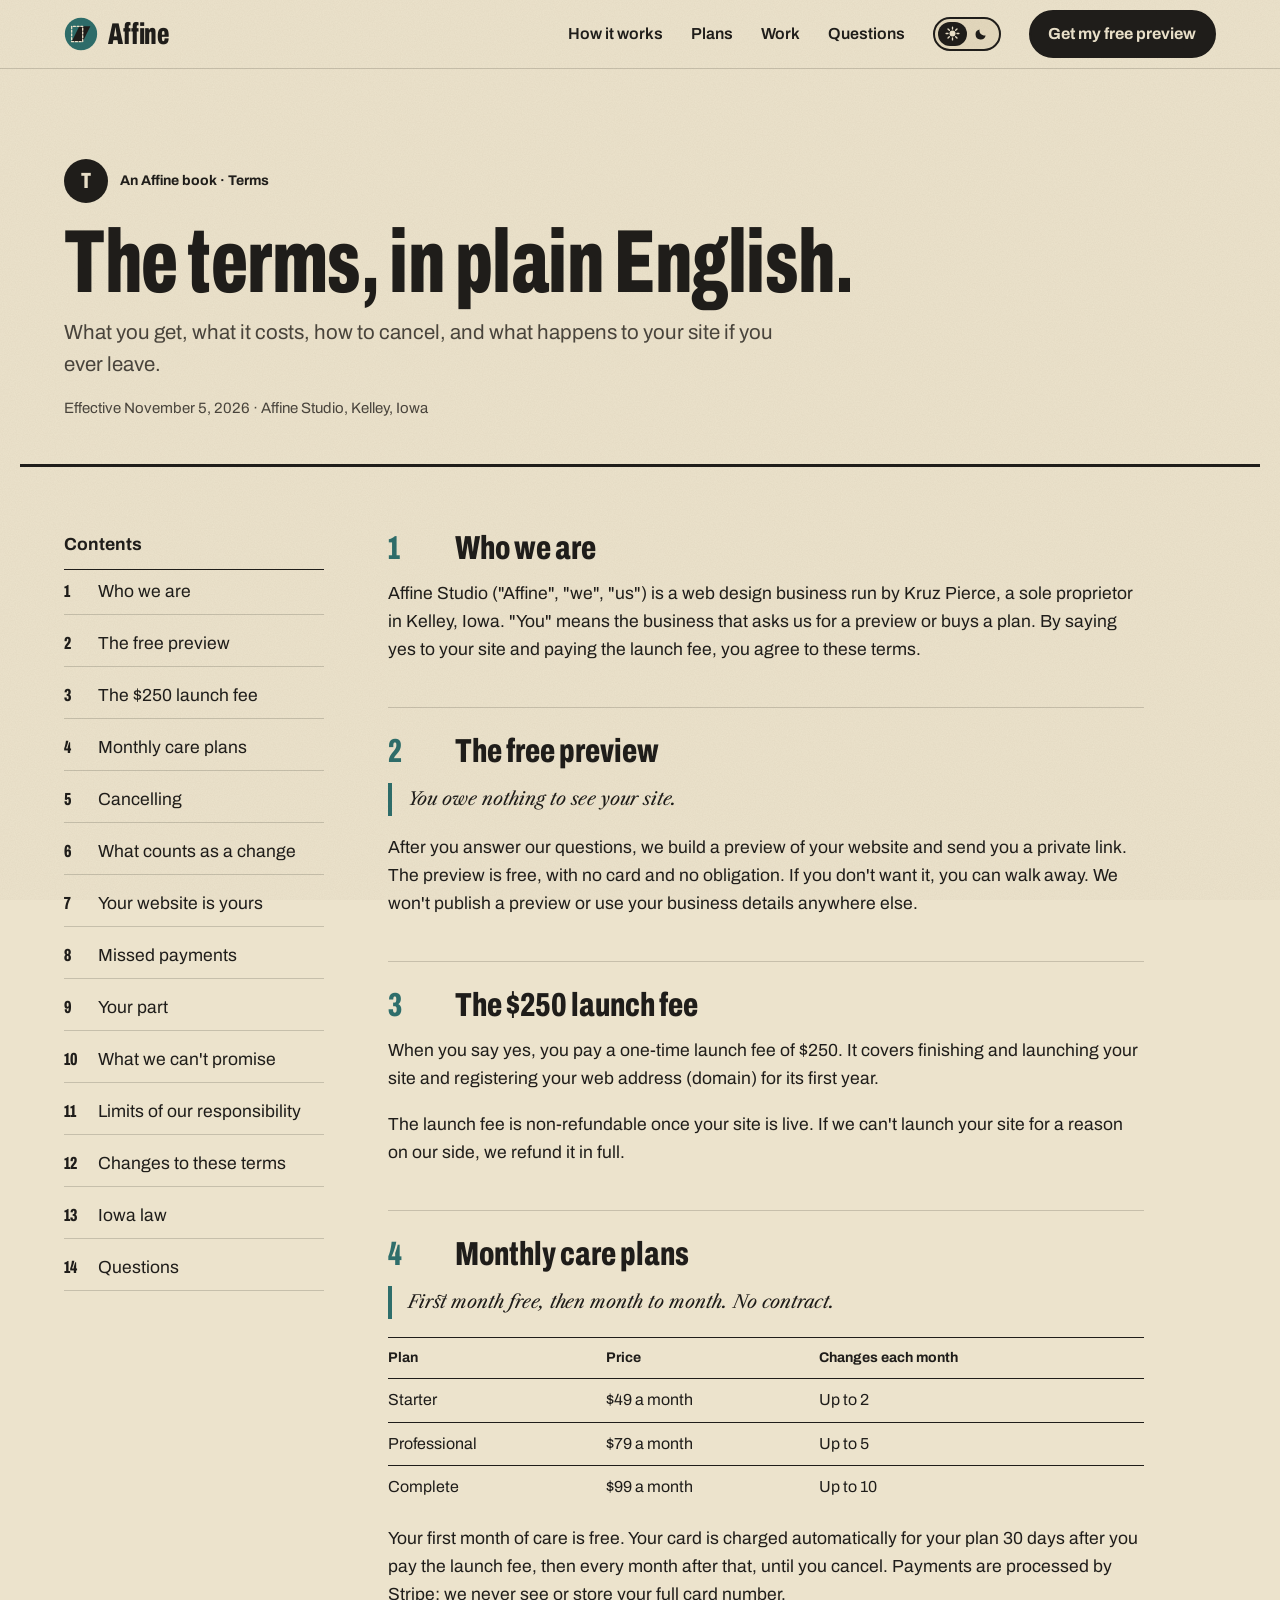
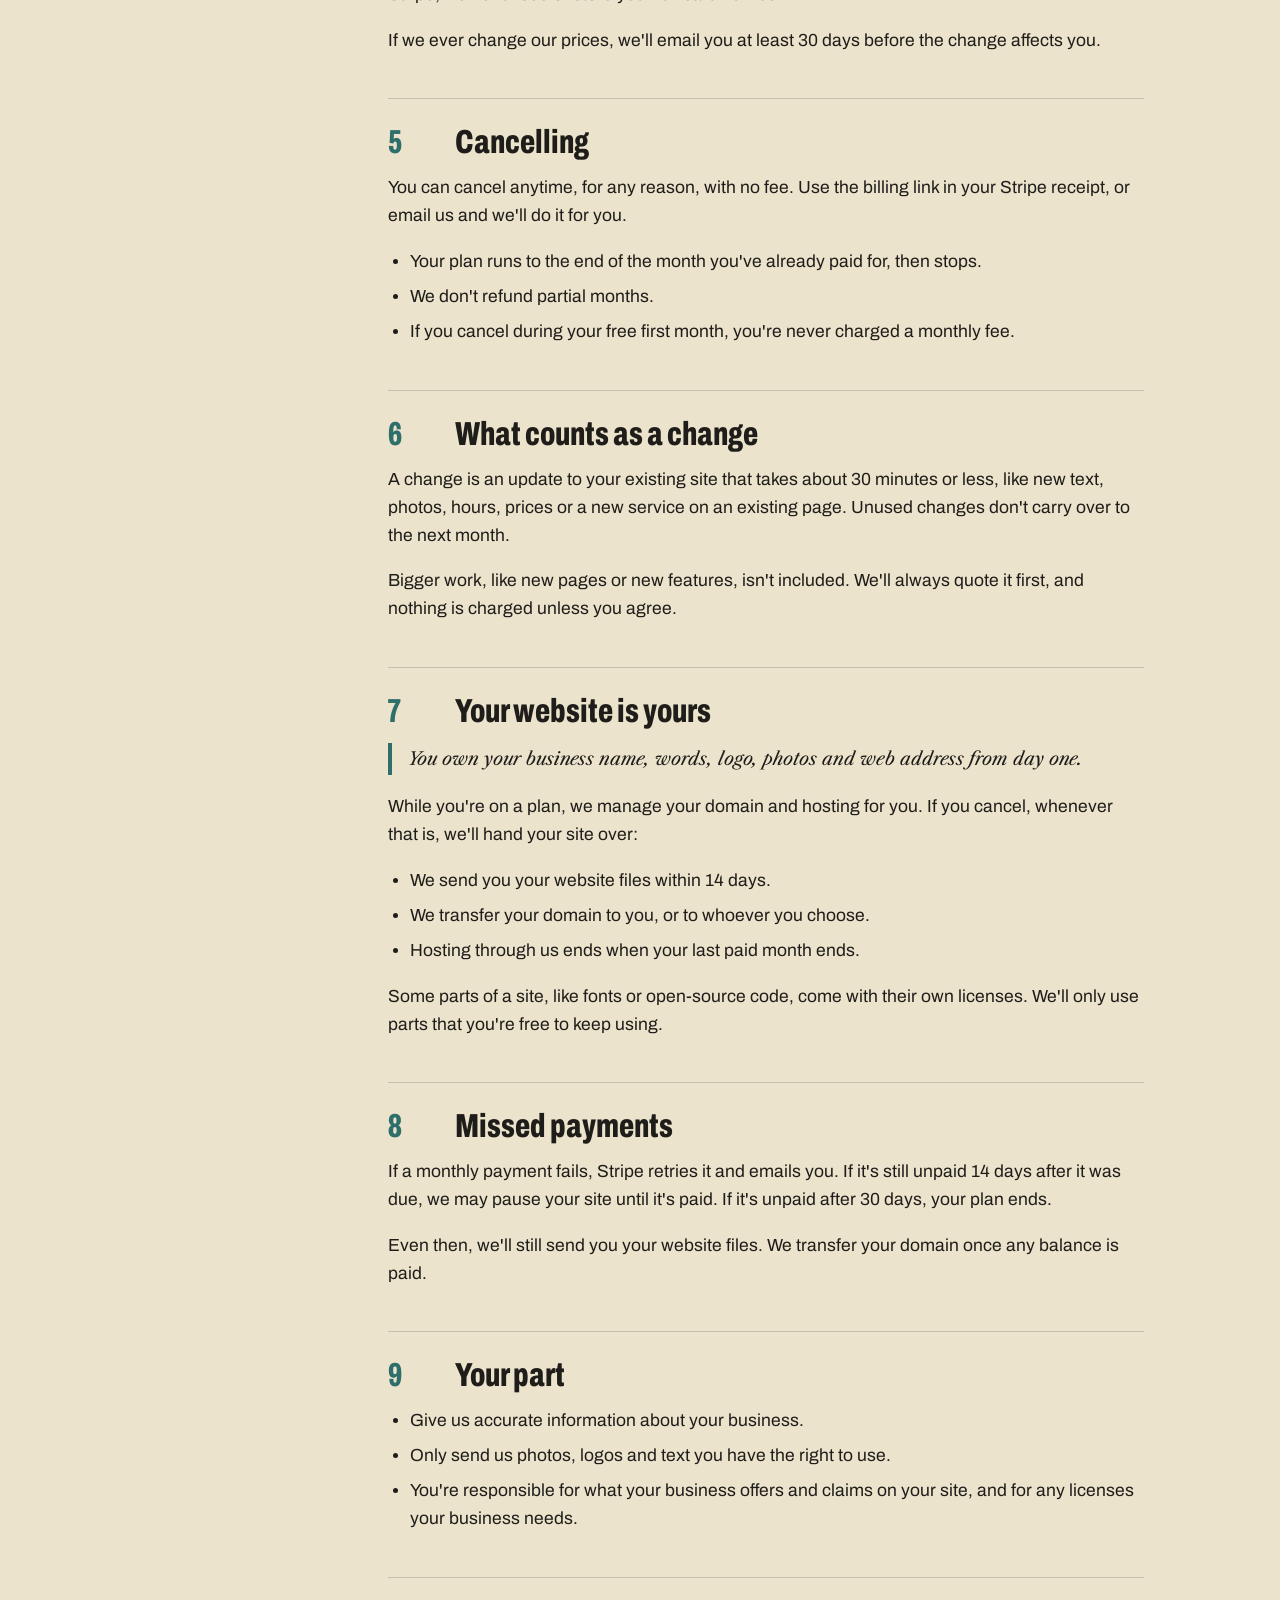
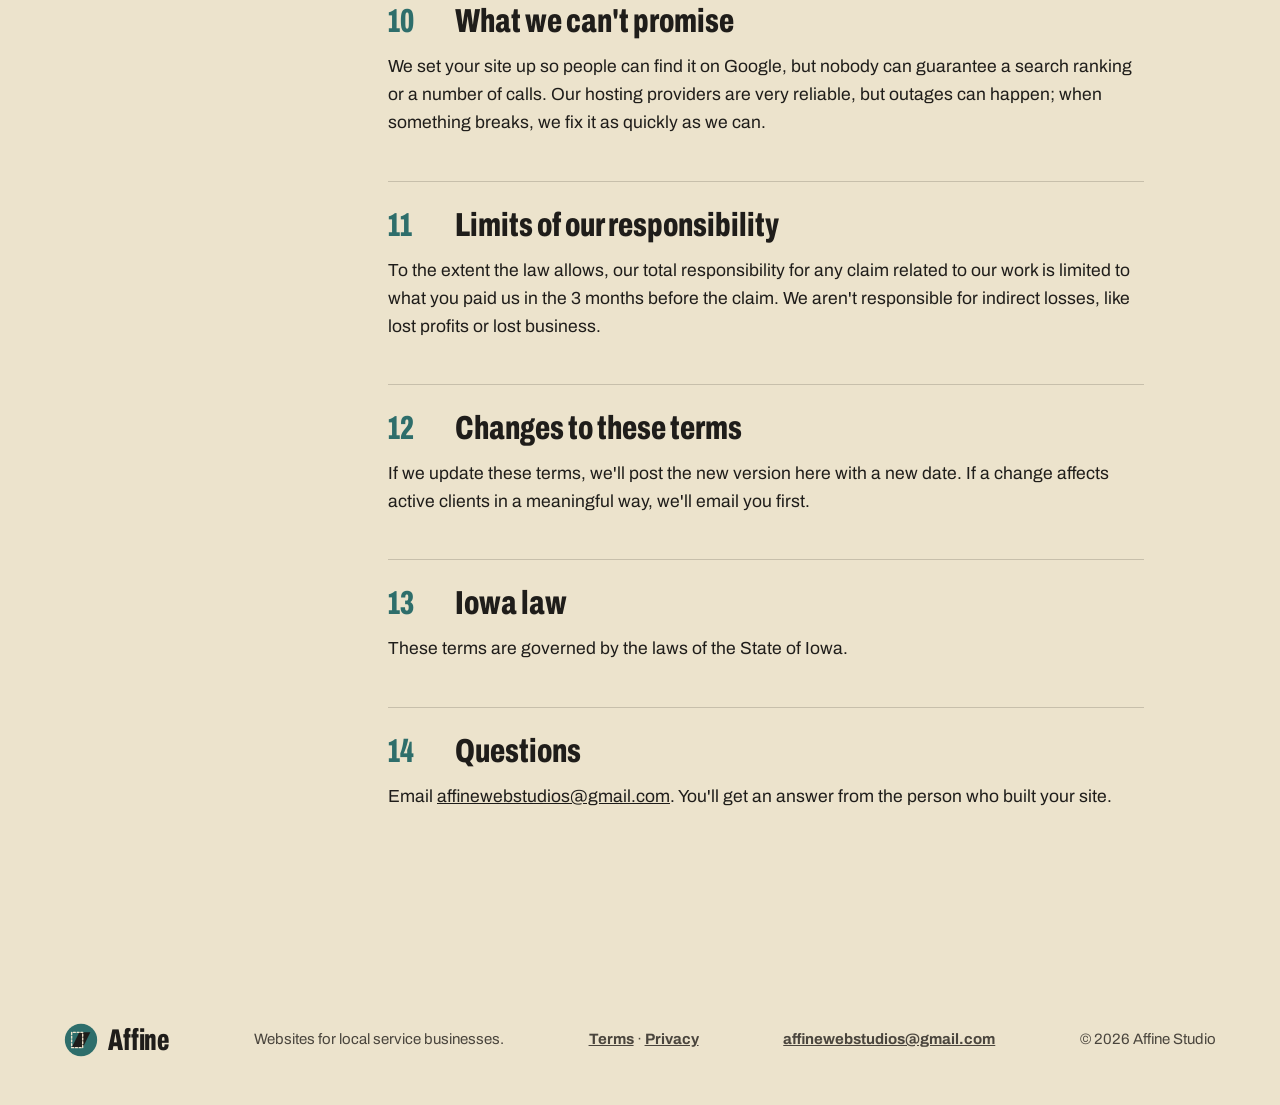
<file: terms.html>
<!doctype html>
<html lang="en">
<head>
<meta charset="utf-8">
<meta name="viewport" content="width=device-width, initial-scale=1, viewport-fit=cover">
<title>Terms · Affine Studio</title>
<meta name="description" content="The plain-English terms for Affine Studio websites and monthly care plans.">
<link rel="canonical" href="https://affinewebstudio.com/terms.html">
<link rel="icon" href="favicon.svg" type="image/svg+xml">
<link rel="preconnect" href="https://fonts.googleapis.com">
<link rel="preconnect" href="https://fonts.gstatic.com" crossorigin>
<link href="https://fonts.googleapis.com/css2?family=Archivo:ital,wdth,wght@0,62..125,100..900;1,62..125,100..900&family=Libre+Caslon+Text:ital,wght@0,400;0,700;1,400&display=swap" rel="stylesheet">
<link rel="stylesheet" href="css/styles.css">
<style>
  .legal-head{padding-top:clamp(48px,7vw,96px);padding-bottom:clamp(28px,4vw,44px);border-bottom:3px solid var(--rule)}
  .legal-head .series{display:flex;align-items:center;gap:12px;font-weight:700;font-size:14px;margin:0 0 18px}
  .legal-head .roundel{width:44px;height:44px;border-radius:50%;background:var(--ink);color:var(--paper);display:grid;place-items:center;
    font-family:var(--display);font-variation-settings:"wdth" 62;font-weight:800;font-size:22px}
  .legal-head h1.d{font-size:clamp(3rem,7vw,5.6rem);margin:0 0 14px}
  .legal-head .lede{max-width:36em}
  .legal-head .meta{margin:16px 0 0;font-size:15px;color:var(--ink-soft)}
  .legal{display:grid;grid-template-columns:minmax(0,260px) minmax(0,1fr);gap:clamp(28px,5vw,72px);padding-top:clamp(36px,5vw,64px);padding-bottom:clamp(64px,8vw,110px)}
  .toc{position:sticky;top:96px;align-self:start;font-size:15px}
  .toc p{font-weight:700;margin:0 0 10px}
  .toc ol{list-style:none;margin:0;padding:0;border-top:1.5px solid var(--rule)}
  .toc li{border-bottom:1px solid var(--hair)}
  .toc a{display:grid;grid-template-columns:34px 1fr;padding:8px 0;text-decoration:none;color:inherit}
  .toc a:hover{color:var(--teal)}
  .toc a span{font-family:var(--display);font-variation-settings:"wdth" 62;font-weight:800}
  .legal article{max-width:42em}
  .legal section{padding:0 0 26px;margin:0 0 26px;border-bottom:1px solid var(--hair);scroll-margin-top:96px}
  .legal section:last-child{border-bottom:0}
  .legal h2{display:flex;gap:14px;align-items:baseline;font-family:var(--display);font-variation-settings:"wdth" 70;font-weight:800;font-size:clamp(1.6rem,2.6vw,2.1rem);line-height:1.05;margin:0 0 14px}
  .legal h2 .n{color:var(--teal);font-variation-settings:"wdth" 62;min-width:1.6em}
  .legal p,.legal li{font-size:17.5px;line-height:1.6}
  .legal ul{margin:0 0 1em;padding-left:1.2em}
  .legal li{margin:0 0 .4em}
  .legal .plain{font-family:var(--serif);font-style:italic;font-size:18px;border-left:4px solid var(--teal);padding:2px 0 2px 16px;margin:0 0 1em}
  .legal table{border-collapse:collapse;width:100%;margin:0 0 1em;font-size:16px}
  .legal th,.legal td{text-align:left;padding:9px 12px 9px 0;border-top:1.5px solid var(--rule)}
  .legal th{font-size:14px}
  @media (max-width:860px){.legal{grid-template-columns:1fr}.toc{position:static}}
</style>
<script>
/* Light/dark switch. Follows the device setting until the visitor picks one, then remembers it. */
(function(){
  var KEY='affine-theme', root=document.documentElement;
  try{var saved=localStorage.getItem(KEY); if(saved==='light'||saved==='dark') root.setAttribute('data-theme',saved);}catch(e){}
  var mq=window.matchMedia?matchMedia('(prefers-color-scheme: dark)'):null;
  function current(){return root.getAttribute('data-theme')||(mq&&mq.matches?'dark':'light')}
  function paint(){
    var t=current(), sw=document.querySelector('.theme-switch'); if(!sw)return;
    sw.setAttribute('data-on',t);
    sw.querySelectorAll('[data-theme-set]').forEach(function(b){b.setAttribute('aria-checked',b.getAttribute('data-theme-set')===t?'true':'false')});
    var m=document.querySelector('meta[name="theme-color"]'); if(m)m.setAttribute('content',t==='dark'?'#1C1A17':'#ECE3CC');
  }
  document.addEventListener('DOMContentLoaded',function(){
    var sw=document.querySelector('.theme-switch'); if(!sw)return;
    sw.addEventListener('click',function(e){
      var b=e.target.closest('[data-theme-set]'); if(!b)return;
      var t=b.getAttribute('data-theme-set'); root.setAttribute('data-theme',t);
      try{localStorage.setItem(KEY,t)}catch(err){}
      paint();
    });
    sw.addEventListener('keydown',function(e){
      if(e.key!=='ArrowLeft'&&e.key!=='ArrowRight')return; e.preventDefault();
      var t=current()==='dark'?'light':'dark'; var b=sw.querySelector('[data-theme-set="'+t+'"]'); b.click(); b.focus();
    });
    if(mq&&mq.addEventListener)mq.addEventListener('change',paint);
    paint();
  });
})();
</script>
</head>
<body>
<!-- shared print inks: halftone screens and arrowheads -->
<svg width="0" height="0" style="position:absolute" aria-hidden="true" focusable="false">
  <defs>
    <pattern id="dots" width="6" height="6" patternUnits="userSpaceOnUse"><circle cx="3" cy="3" r="1.5" fill="#1F1D1A"/></pattern>
    <pattern id="dots-cream" width="6" height="6" patternUnits="userSpaceOnUse"><circle cx="3" cy="3" r="1.4" fill="#EFE5CD"/></pattern>
    <pattern id="dots-fine" width="4" height="4" patternUnits="userSpaceOnUse"><circle cx="2" cy="2" r="1" fill="#1F1D1A"/></pattern>
    <marker id="ah-cream" viewBox="0 0 10 10" refX="8" refY="5" markerWidth="7" markerHeight="7" orient="auto-start-reverse"><path d="M0 0L10 5L0 10z" fill="#EFE5CD"/></marker>
    <marker id="ah-ink" viewBox="0 0 10 10" refX="8" refY="5" markerWidth="7" markerHeight="7" orient="auto-start-reverse"><path d="M0 0L10 5L0 10z" fill="#1F1D1A"/></marker>
    <marker id="ah-mustard" viewBox="0 0 10 10" refX="8" refY="5" markerWidth="5" markerHeight="5" orient="auto-start-reverse"><path d="M0 0L10 5L0 10z" fill="#D8B86A"/></marker>
    <symbol id="mark" viewBox="0 0 40 40">
      <circle cx="20" cy="20" r="19" fill="#2E6E6B"/>
      <polygon points="9,29 22,29 31,11 18,11" fill="#1F1D1A"/>
      <polygon points="9,29 22,29 22,11 9,11" fill="none" stroke="#EFE5CD" stroke-width="1.6" stroke-dasharray="2.4 2"/>
    </symbol>
  </defs>
</svg>

<header class="top">
  <div class="wrap">
    <a class="brand" href="index.html" aria-label="Affine Studio, home">
      <svg class="mark" aria-hidden="true"><use href="#mark"/></svg>
      <span class="d">Affine</span>
    </a>
    <nav class="nav" aria-label="Main">
      <a href="index.html#how">How it works</a>
      <a href="index.html#plans">Plans</a>
      <a href="index.html#work">Work</a>
      <a href="index.html#questions">Questions</a>
      <div class="theme-switch" role="radiogroup" aria-label="Color theme" data-on="light">
        <button type="button" role="radio" aria-checked="true" data-theme-set="light" aria-label="Light">
          <svg viewBox="0 0 20 20" aria-hidden="true"><circle cx="10" cy="10" r="4" fill="currentColor"/><path d="M10 1.5v2.5M10 16v2.5M1.5 10H4M16 10h2.5M4 4l1.8 1.8M14.2 14.2L16 16M4 16l1.8-1.8M14.2 5.8L16 4" stroke="currentColor" stroke-width="1.8" stroke-linecap="round"/></svg>
        </button>
        <button type="button" role="radio" aria-checked="false" data-theme-set="dark" aria-label="Dark">
          <svg viewBox="0 0 20 20" aria-hidden="true"><path d="M15.5 12.6A6.8 6.8 0 0 1 7.4 4.5a6.8 6.8 0 1 0 8.1 8.1z" fill="currentColor"/></svg>
        </button>
        <span class="thumb" aria-hidden="true"></span>
      </div>
      <a class="btn" href="index.html#start"><span class="long">Get my free preview</span><span class="short">Free preview</span></a>
    </nav>
  </div>
</header>

<main id="top">
  <div class="wrap legal-head">
    <p class="series"><span class="roundel" aria-hidden="true">T</span>An Affine book · Terms</p>
    <h1 class="d">The terms, in plain English.</h1>
    <p class="lede">What you get, what it costs, how to cancel, and what happens to your site if you ever leave.</p>
    <p class="meta">Effective November 5, 2026 · Affine Studio, Kelley, Iowa</p>
  </div>
  <div class="wrap legal">
    <nav class="toc" aria-label="Contents">
      <p>Contents</p>
      <ol>
      <li><a href="#who"><span>1</span>Who we are</a></li>
      <li><a href="#preview"><span>2</span>The free preview</a></li>
      <li><a href="#launch"><span>3</span>The $250 launch fee</a></li>
      <li><a href="#plans"><span>4</span>Monthly care plans</a></li>
      <li><a href="#cancel"><span>5</span>Cancelling</a></li>
      <li><a href="#changes"><span>6</span>What counts as a change</a></li>
      <li><a href="#own"><span>7</span>Your website is yours</a></li>
      <li><a href="#payments"><span>8</span>Missed payments</a></li>
      <li><a href="#you"><span>9</span>Your part</a></li>
      <li><a href="#promise"><span>10</span>What we can't promise</a></li>
      <li><a href="#liability"><span>11</span>Limits of our responsibility</a></li>
      <li><a href="#updates"><span>12</span>Changes to these terms</a></li>
      <li><a href="#law"><span>13</span>Iowa law</a></li>
      <li><a href="#contact"><span>14</span>Questions</a></li>
      </ol>
    </nav>
    <article>
    <section id="who" aria-labelledby="who-h">
      <h2 id="who-h"><span class="n">1</span>Who we are</h2>
      <p>Affine Studio ("Affine", "we", "us") is a web design business run by Kruz Pierce, a sole proprietor in Kelley, Iowa. "You" means the business that asks us for a preview or buys a plan. By saying yes to your site and paying the launch fee, you agree to these terms.</p>
    </section>
    <section id="preview" aria-labelledby="preview-h">
      <h2 id="preview-h"><span class="n">2</span>The free preview</h2>
      <p class="plain">You owe nothing to see your site.</p>
      <p>After you answer our questions, we build a preview of your website and send you a private link. The preview is free, with no card and no obligation. If you don't want it, you can walk away. We won't publish a preview or use your business details anywhere else.</p>
    </section>
    <section id="launch" aria-labelledby="launch-h">
      <h2 id="launch-h"><span class="n">3</span>The $250 launch fee</h2>
      <p>When you say yes, you pay a one-time launch fee of $250. It covers finishing and launching your site and registering your web address (domain) for its first year.</p>
      <p>The launch fee is non-refundable once your site is live. If we can't launch your site for a reason on our side, we refund it in full.</p>
    </section>
    <section id="plans" aria-labelledby="plans-h">
      <h2 id="plans-h"><span class="n">4</span>Monthly care plans</h2>
      <p class="plain">First month free, then month to month. No contract.</p>
      <table>
        <thead><tr><th>Plan</th><th>Price</th><th>Changes each month</th></tr></thead>
        <tbody>
          <tr><td>Starter</td><td>$49 a month</td><td>Up to 2</td></tr>
          <tr><td>Professional</td><td>$79 a month</td><td>Up to 5</td></tr>
          <tr><td>Complete</td><td>$99 a month</td><td>Up to 10</td></tr>
        </tbody>
      </table>
      <p>Your first month of care is free. Your card is charged automatically for your plan 30 days after you pay the launch fee, then every month after that, until you cancel. Payments are processed by Stripe; we never see or store your full card number.</p>
      <p>If we ever change our prices, we'll email you at least 30 days before the change affects you.</p>
    </section>
    <section id="cancel" aria-labelledby="cancel-h">
      <h2 id="cancel-h"><span class="n">5</span>Cancelling</h2>
      <p>You can cancel anytime, for any reason, with no fee. Use the billing link in your Stripe receipt, or email us and we'll do it for you.</p>
      <ul>
        <li>Your plan runs to the end of the month you've already paid for, then stops.</li>
        <li>We don't refund partial months.</li>
        <li>If you cancel during your free first month, you're never charged a monthly fee.</li>
      </ul>
    </section>
    <section id="changes" aria-labelledby="changes-h">
      <h2 id="changes-h"><span class="n">6</span>What counts as a change</h2>
      <p>A change is an update to your existing site that takes about 30 minutes or less, like new text, photos, hours, prices or a new service on an existing page. Unused changes don't carry over to the next month.</p>
      <p>Bigger work, like new pages or new features, isn't included. We'll always quote it first, and nothing is charged unless you agree.</p>
    </section>
    <section id="own" aria-labelledby="own-h">
      <h2 id="own-h"><span class="n">7</span>Your website is yours</h2>
      <p class="plain">You own your business name, words, logo, photos and web address from day one.</p>
      <p>While you're on a plan, we manage your domain and hosting for you. If you cancel, whenever that is, we'll hand your site over:</p>
      <ul>
        <li>We send you your website files within 14 days.</li>
        <li>We transfer your domain to you, or to whoever you choose.</li>
        <li>Hosting through us ends when your last paid month ends.</li>
      </ul>
      <p>Some parts of a site, like fonts or open-source code, come with their own licenses. We'll only use parts that you're free to keep using.</p>
    </section>
    <section id="payments" aria-labelledby="payments-h">
      <h2 id="payments-h"><span class="n">8</span>Missed payments</h2>
      <p>If a monthly payment fails, Stripe retries it and emails you. If it's still unpaid 14 days after it was due, we may pause your site until it's paid. If it's unpaid after 30 days, your plan ends.</p>
      <p>Even then, we'll still send you your website files. We transfer your domain once any balance is paid.</p>
    </section>
    <section id="you" aria-labelledby="you-h">
      <h2 id="you-h"><span class="n">9</span>Your part</h2>
      <ul>
        <li>Give us accurate information about your business.</li>
        <li>Only send us photos, logos and text you have the right to use.</li>
        <li>You're responsible for what your business offers and claims on your site, and for any licenses your business needs.</li>
      </ul>
    </section>
    <section id="promise" aria-labelledby="promise-h">
      <h2 id="promise-h"><span class="n">10</span>What we can't promise</h2>
      <p>We set your site up so people can find it on Google, but nobody can guarantee a search ranking or a number of calls. Our hosting providers are very reliable, but outages can happen; when something breaks, we fix it as quickly as we can.</p>
    </section>
    <section id="liability" aria-labelledby="liability-h">
      <h2 id="liability-h"><span class="n">11</span>Limits of our responsibility</h2>
      <p>To the extent the law allows, our total responsibility for any claim related to our work is limited to what you paid us in the 3 months before the claim. We aren't responsible for indirect losses, like lost profits or lost business.</p>
    </section>
    <section id="updates" aria-labelledby="updates-h">
      <h2 id="updates-h"><span class="n">12</span>Changes to these terms</h2>
      <p>If we update these terms, we'll post the new version here with a new date. If a change affects active clients in a meaningful way, we'll email you first.</p>
    </section>
    <section id="law" aria-labelledby="law-h">
      <h2 id="law-h"><span class="n">13</span>Iowa law</h2>
      <p>These terms are governed by the laws of the State of Iowa.</p>
    </section>
    <section id="contact" aria-labelledby="contact-h">
      <h2 id="contact-h"><span class="n">14</span>Questions</h2>
      <p>Email <a href="mailto:affinewebstudios@gmail.com">affinewebstudios@gmail.com</a>. You'll get an answer from the person who built your site.</p>
    </section>
    </article>
  </div>
</main>

<footer class="foot">
  <div class="wrap">
    <a class="brand" href="index.html" aria-label="Affine Studio, home">
      <svg class="mark" aria-hidden="true"><use href="#mark"/></svg>
      <span class="d">Affine</span>
    </a>
    <p>Websites for local service businesses.</p>
    <p><a href="terms.html">Terms</a> · <a href="privacy.html">Privacy</a></p>
    <p><a href="mailto:affinewebstudios@gmail.com">affinewebstudios@gmail.com</a></p>
    <p>© 2026 Affine Studio</p>
  </div>
</footer>
</body>
</html>
</file>
<file: css/styles.css>
:root{
  box-sizing:border-box;
  padding-top:env(safe-area-inset-top,0px);
  padding-bottom:env(safe-area-inset-bottom,0px);
  color-scheme:light;
  --edge:transparent;
  --hair:rgba(31,29,26,.18);

  /* fixed inks — the covers never change */
  --cream:#EFE5CD;
  --black:#1F1D1A;
  --sand:#D8B86A;
  --mist:#C9DCD3;
  --focus:#2E6E6B;
  --teal:#2E6E6B;
  --green:#4A7049;
  --sea:#3E6A93;
  --stock:#E2D5B6;

  /* page tokens */
  --paper:#ECE3CC;
  --paper-2:#E4D9BE;
  --ink:#1F1D1A;
  --ink-soft:#4A453D;
  --rule:#1F1D1A;

  --display:"Archivo","Arial Narrow","Helvetica Neue",Arial,sans-serif;
  --body:"Archivo","Helvetica Neue",Arial,sans-serif;
  --serif:"Libre Caslon Text",Georgia,"Times New Roman",serif;
}
@media (prefers-color-scheme:dark){
  :root:not([data-theme="light"]){
    --paper:#1C1A17;--paper-2:#26231F;--ink:#EFE5CD;--ink-soft:#BDB29B;--rule:#EFE5CD;--edge:rgba(239,229,205,.18);--focus:#9CC7C2;--hair:rgba(239,229,205,.16);color-scheme:dark;
  }
}
:root[data-theme="dark"]{--paper:#1C1A17;--paper-2:#26231F;--ink:#EFE5CD;--ink-soft:#BDB29B;--rule:#EFE5CD;--edge:rgba(239,229,205,.18);--focus:#9CC7C2;--hair:rgba(239,229,205,.16);color-scheme:dark;}

*,*::before,*::after{box-sizing:inherit}
html{height:100%;scroll-behavior:smooth;scroll-padding-top:calc(env(safe-area-inset-top,0px) + 80px);-webkit-text-size-adjust:100%}
body{margin:0;background:var(--paper);color:var(--ink);font-family:var(--body);font-size:18px;line-height:1.55;font-variation-settings:"wdth" 100}
img,svg{max-width:100%;display:block}
a{color:inherit}
:focus-visible{outline:3px solid var(--focus);outline-offset:3px}

/* paper grain */
body::after{
  content:"";position:fixed;inset:0;pointer-events:none;z-index:50;opacity:.16;mix-blend-mode:multiply;
  background-image:url("data:image/svg+xml,%3Csvg xmlns='http://www.w3.org/2000/svg' width='220' height='220'%3E%3Cfilter id='n'%3E%3CfeTurbulence type='fractalNoise' baseFrequency='.85' numOctaves='3' stitchTiles='stitch'/%3E%3CfeColorMatrix values='0 0 0 0 .35 0 0 0 0 .3 0 0 0 0 .22 0 0 0 .55 0'/%3E%3C/filter%3E%3Crect width='100%25' height='100%25' filter='url(%23n)'/%3E%3C/svg%3E");
}
@media (prefers-color-scheme:dark){:root:not([data-theme="light"]) body::after{mix-blend-mode:screen;opacity:.06}}
:root[data-theme="dark"] body::after{mix-blend-mode:screen;opacity:.06}

.wrap{max-width:1240px;margin:0 auto;padding:0 clamp(20px,4vw,44px)}

/* type */
.d{font-family:var(--display);font-variation-settings:"wdth" 62;font-weight:800;line-height:.92;letter-spacing:-.005em;margin:0}
.it{font-family:var(--serif);font-style:italic;font-weight:400}
h1.d{font-size:clamp(3.1rem,7.4vw,6.6rem)}
h2.d{font-size:clamp(2.6rem,5.2vw,4.6rem)}
.lede{font-size:clamp(1.1rem,1.6vw,1.3rem);max-width:34em;color:var(--ink-soft);margin:0}
p{margin:0 0 1em}

/* buttons */
.btn{display:inline-flex;align-items:center;justify-content:center;gap:.5em;border-radius:999px;font:inherit;font-weight:700;font-size:17px;
  padding:.85em 1.4em;border:2px solid var(--ink);background:var(--ink);color:var(--paper);text-decoration:none;cursor:pointer;
  transition:background .15s,color .15s,border-color .15s}
.btn:hover{background:var(--teal);border-color:var(--teal);color:var(--cream)}
.btn.ghost{background:transparent;color:var(--ink)}
.btn.ghost:hover{background:var(--ink);color:var(--paper);border-color:var(--ink)}
.textlink{font-weight:700;text-decoration:underline;text-decoration-thickness:2px;text-underline-offset:4px}
.textlink:hover{color:var(--teal)}

/* header */
.top{position:sticky;top:env(safe-area-inset-top,0px);z-index:20;background:var(--paper);border-bottom:1.5px solid var(--hair)}
.top .wrap{display:flex;align-items:center;justify-content:space-between;height:68px;gap:24px}
.brand{display:flex;align-items:center;gap:10px;text-decoration:none}
.brand .d{font-size:30px;line-height:1}
.mark{width:34px;height:34px;flex:none}
.nav{display:flex;align-items:center;gap:28px}
.nav a:not(.btn){text-decoration:none;font-weight:600;font-size:16px}
.nav a:not(.btn):hover{color:var(--teal)}
.nav .btn{padding:.6em 1.1em;font-size:16px}
@media (max-width:820px){.nav a:not(.btn){display:none}}
.nav .btn{white-space:nowrap}
.nav .btn .short{display:none}
@media (max-width:520px){.nav{gap:12px}.nav .btn{padding:.6em .9em}.nav .btn .long{display:none}.nav .btn .short{display:inline}.brand .d{font-size:26px}}

/* light / dark switch: a small segmented control with a sliding thumb */
.theme-switch{position:relative;display:grid;grid-template-columns:1fr 1fr;flex:none;width:68px;height:34px;padding:3px;
  border:2px solid var(--ink);border-radius:999px;background:var(--paper-2)}
.theme-switch button{position:relative;z-index:1;display:grid;place-items:center;border:0;background:transparent;color:var(--ink);
  border-radius:999px;cursor:pointer;padding:0;transition:color .25s}
.theme-switch button svg{width:15px;height:15px}
.theme-switch button[aria-checked="true"]{color:var(--paper)}
.theme-switch .thumb{position:absolute;top:3px;left:3px;width:calc(50% - 3px);height:calc(100% - 6px);border-radius:999px;background:var(--ink);
  transition:transform .28s cubic-bezier(.3,.7,.2,1)}
.theme-switch[data-on="dark"] .thumb{transform:translateX(100%)}
.theme-switch button:focus-visible{outline:3px solid var(--focus);outline-offset:1px}
@media (prefers-reduced-motion:reduce){.theme-switch .thumb,.theme-switch button{transition:none}}
.cover{box-shadow:0 0 0 1.5px var(--edge)}
svg :is(path,line,polyline,polygon,rect,circle){stroke-linecap:round;stroke-linejoin:round}

/* hero */
.hero{padding:clamp(36px,6vw,72px) 0 clamp(56px,8vw,96px)}
.hero .wrap{display:grid;grid-template-columns:repeat(12,1fr);gap:clamp(20px,3vw,40px);align-items:center}
.hero-text{grid-column:1 / span 7}
.hero-text h1{margin-bottom:.35em}
.hero-actions{display:flex;flex-wrap:wrap;align-items:center;gap:22px;margin:32px 0 28px}
.hero-price{font-size:16px;color:var(--ink-soft);max-width:30em;margin:0}
.hero-price strong{color:var(--ink)}
.hero-cover{grid-column:8 / span 5}
@media (max-width:900px){.hero-text,.hero-cover{grid-column:1 / -1}.hero-cover{max-width:460px}}

/* covers — the series system */
.cover{position:relative;display:flex;flex-direction:column;aspect-ratio:2/3;border-radius:6px;padding:clamp(14px,1.6vw,20px);color:var(--black);overflow:hidden}
.cover-top{display:flex;justify-content:space-between;align-items:center}
.roundel{width:46px;height:46px;border-radius:50%;background:var(--black);color:var(--cream);display:grid;place-items:center;flex:none;
  font-family:var(--display);font-variation-settings:"wdth" 62;font-weight:800;font-size:24px;line-height:1;box-shadow:0 0 0 3px currentColor}
.cover .series{font-family:var(--display);font-variation-settings:"wdth" 75;font-weight:700;font-size:14px;letter-spacing:.02em}
.cover .art{flex:1;min-height:0;display:flex;align-items:center;justify-content:center;padding:6px 0}
.cover .art svg{width:100%;height:100%}
.cover h3{font-family:var(--display);font-variation-settings:"wdth" 62;font-weight:800;font-size:clamp(26px,2.5vw,34px);line-height:.95;margin:0 0 6px}
.cover .sub{font-family:var(--serif);font-style:italic;font-size:15px;line-height:1.3;margin:0}
.c-sand{background:var(--sand)}
.c-teal{background:var(--teal);color:var(--cream)}
.c-sea{background:var(--sea);color:var(--cream)}
.c-green{background:var(--green);color:var(--cream)}
.c-black{background:var(--black);color:var(--cream)}
.c-stock{background:var(--stock)}
.c-black .roundel{background:var(--sand);color:var(--black)}
.c-teal .roundel,.c-sea .roundel,.c-green .roundel{background:var(--cream);color:var(--black);box-shadow:0 0 0 3px var(--black)}
.c-teal .roundel{box-shadow:0 0 0 3px var(--cream)}

.hero-cover .cover h3{font-size:clamp(34px,3.6vw,48px)}
.hero-cover .cover .sub{font-size:17px}

/* misregistration — only on art, never on text */
.mis{transform:translate(2.5px,1.8px)}

/* hero settle: one orchestrated moment */
.settle{transform-box:fill-box;transform-origin:0 0;animation:settle 1.7s cubic-bezier(.2,.75,.1,1) .35s both}
@keyframes settle{
  0%{transform:translate(-130px,-92px) skewX(-16deg) scale(.9);opacity:0}
  30%{opacity:1}
  100%{transform:none;opacity:1}
}
@media (prefers-reduced-motion:reduce){.settle{animation:none}html{scroll-behavior:auto}}

/* section heads */
section{scroll-margin-top:80px}
.band{padding:clamp(64px,9vw,120px) 0}

.head{display:grid;grid-template-columns:repeat(12,1fr);gap:clamp(20px,3vw,40px);margin-bottom:clamp(36px,5vw,56px);align-items:end}
.head h2{grid-column:1 / span 7}
.head .lede{grid-column:8 / span 5}
@media (max-width:900px){.head h2,.head .lede{grid-column:1 / -1}}

/* shelf */
.shelf{display:grid;grid-template-columns:repeat(5,1fr);gap:clamp(12px,1.4vw,18px);list-style:none;margin:0;padding:0}
.book .caption{font-size:16px;line-height:1.5;margin:16px 2px 0;color:var(--ink-soft)}
.book .cover{transition:transform .25s ease}
.book:hover .cover{transform:translateY(-6px)}
.swipe{display:none;font-size:15px;color:var(--ink-soft);margin:14px 0 0}
@media (max-width:1000px){
  .shelf{display:flex;overflow-x:auto;scroll-snap-type:x mandatory;padding-bottom:10px;margin:0 calc(-1 * clamp(20px,4vw,44px));padding-left:clamp(20px,4vw,44px);padding-right:clamp(20px,4vw,44px);scroll-padding-left:clamp(20px,4vw,44px)}
  .book{flex:0 0 min(64vw,280px);scroll-snap-align:start}
  .swipe{display:block}
}
@media (prefers-reduced-motion:reduce){.book .cover{transition:none}.book:hover .cover{transform:none}}

/* care */
.care{display:grid;grid-template-columns:repeat(12,1fr);gap:clamp(20px,3vw,40px);align-items:start}
.care-panel{grid-column:1 / span 5;background:var(--mist);border-radius:26px;color:var(--black);padding:clamp(18px,2vw,26px);display:flex;flex-direction:column;gap:18px}
.care-panel .top-line{display:flex;justify-content:space-between;align-items:center}
.care-panel p{font-family:var(--serif);font-style:italic;font-size:17px;margin:0}
.care-list{grid-column:6 / span 7;list-style:none;margin:0;padding:0;display:grid;grid-template-columns:1fr 1fr;gap:0 32px}
.care-list li{border-top:1.5px solid var(--hair);padding:16px 0 20px}
.care-list strong{display:block;font-size:19px;margin-bottom:2px}
.care-list span{color:var(--ink-soft);font-size:16px}
@media (max-width:900px){.care-panel,.care-list{grid-column:1 / -1}}
@media (max-width:560px){.care-list{grid-template-columns:1fr}}

/* price flow */
.flow{display:grid;grid-template-columns:1fr auto 1fr auto 1fr;align-items:stretch;background:var(--paper-2);border-radius:26px;overflow:hidden;margin-bottom:clamp(36px,5vw,56px)}
.flow > div{padding:20px 22px}
.flow .step-l{font-size:15px;color:var(--ink-soft);margin:0 0 4px}
.flow .step-v{font-family:var(--display);font-variation-settings:"wdth" 62;font-weight:800;font-size:clamp(30px,3.4vw,42px);line-height:1;margin:0}
.flow .step-n{font-size:15px;margin:6px 0 0;color:var(--ink-soft)}
.flow .arrow{display:flex;align-items:center;padding:0 4px;border:0}
.flow .arrow svg{width:36px;height:20px}
.flow .free{background:var(--green);color:var(--cream)}
.flow .free .step-l,.flow .free .step-n{color:var(--cream)}
@media (max-width:760px){
  .flow{grid-template-columns:1fr}
  .flow .arrow{display:none}
  .flow > div + div{border-top:1.5px solid var(--hair)}
}

/* plans */
.plans{display:grid;grid-template-columns:repeat(3,1fr);gap:16px;align-items:stretch}
.plan{padding:28px clamp(20px,2.2vw,30px) 30px;display:flex;flex-direction:column;position:relative;background:var(--paper-2);border-radius:28px}
.plan.pick{background:var(--mist);color:var(--black)}
.plan.pick dl div{border-top-color:rgba(31,29,26,.18)}
.plan.pick .muted{color:#3d3a33}
.plan h3{font-family:var(--display);font-variation-settings:"wdth" 62;font-weight:800;font-size:40px;line-height:1;margin:0 0 4px}
.plan .for{font-family:var(--serif);font-style:italic;font-size:17px;line-height:1.5;margin:0 0 22px;min-height:3em}
.price{display:flex;align-items:baseline;gap:6px;margin:0 0 22px}
.price b{font-family:var(--display);font-variation-settings:"wdth" 62;font-weight:800;font-size:72px;line-height:.85}
.price span{font-size:17px}
.plan dl{margin:0 0 26px;flex:1}
.plan dl div{display:flex;justify-content:space-between;gap:16px;border-top:1.5px solid var(--hair);padding:11px 0;font-size:16px}
.plan dt{opacity:.8}
.plan dd{margin:0;font-weight:700;text-align:right}
.plan dd.no{font-weight:400;opacity:.6}
.muted{color:var(--ink-soft)}
.badge{position:absolute;top:-30px;right:18px;width:78px;height:78px;border-radius:50%;background:var(--sand);color:var(--black);
  display:grid;place-items:center;text-align:center;font-weight:800;font-size:14px;line-height:1.1;transform:rotate(-8deg);box-shadow:0 0 0 3px var(--paper)}
.plan.pick .btn{background:var(--black);border-color:var(--black);color:var(--cream)}
.plan.pick .btn:hover{background:var(--teal);border-color:var(--teal)}
.plans-note{margin:26px 0 0;font-size:16px;color:var(--ink-soft);max-width:44em}
@media (max-width:860px){
  .plans{grid-template-columns:1fr}
  .plan .for{min-height:0}
}

/* work */
.work{display:grid;gap:clamp(40px,6vw,72px)}
.project{display:grid;grid-template-columns:repeat(12,1fr);gap:clamp(20px,3vw,40px);align-items:center}
.project .cover{grid-column:1 / span 4}
.project .info{grid-column:6 / span 6}
.project:nth-child(2) .cover{grid-column:9 / span 4;grid-row:1}
.project:nth-child(2) .info{grid-column:2 / span 6;grid-row:1}
.project h3.d{font-size:clamp(2.2rem,4vw,3.4rem);margin-bottom:12px}
.project .kind{font-family:var(--serif);font-style:italic;font-size:19px;margin:0 0 16px}
@media (max-width:820px){
  .project .cover,.project .info,.project:nth-child(2) .cover,.project:nth-child(2) .info{grid-column:1 / -1;grid-row:auto}
  .project .cover{max-width:340px}
}

/* about */
.about{display:grid;grid-template-columns:repeat(12,1fr);gap:clamp(20px,3vw,40px);align-items:center}
.portrait{grid-column:1 / span 4;aspect-ratio:1;border-radius:50%;background:var(--sea);position:relative;overflow:hidden;max-width:360px;width:100%}
.portrait svg{position:absolute;inset:0;width:100%;height:100%}
.portrait.photo{aspect-ratio:1;border-radius:50%;max-width:240px;justify-self:center}
@media (max-width:820px){.portrait.photo{max-width:180px;justify-self:start}}
.portrait img{position:absolute;inset:0;width:100%;height:100%;object-fit:cover;display:block}
.about .info{grid-column:6 / span 6}
.about h2{margin-bottom:.4em}
.about p{font-size:clamp(1.05rem,1.4vw,1.2rem)}
.sign{font-family:var(--serif);font-style:italic;font-size:22px;margin-top:8px}
@media (max-width:820px){.portrait,.about .info{grid-column:1 / -1}.portrait{max-width:240px}}

/* faq */
.faq{max-width:820px}
.faq{display:flex;flex-direction:column;gap:10px}
.faq details{background:var(--paper-2);border-radius:20px;padding:0 22px}
.faq summary{list-style:none;cursor:pointer;display:flex;justify-content:space-between;align-items:center;gap:20px;padding:22px 0;font-weight:700;font-size:clamp(1.1rem,1.6vw,1.3rem)}
.faq summary::-webkit-details-marker{display:none}
.faq summary .pm{width:26px;height:26px;border-radius:50%;background:var(--ink);flex:none;position:relative}
.faq summary .pm::before,.faq summary .pm::after{content:"";position:absolute;left:7px;right:7px;top:12px;height:2px;background:var(--paper)}
.faq summary .pm::after{transform:rotate(90deg);transition:transform .2s}
.faq details[open] summary .pm{background:var(--teal)}
.faq details[open] summary .pm::after{transform:rotate(0)}
.faq details p{margin:0 0 24px;max-width:40em;color:var(--ink-soft)}

/* start */
.start{padding:0 max(12px,env(safe-area-inset-right,0px)) clamp(24px,4vw,48px) max(12px,env(safe-area-inset-left,0px))}
.start .band{background:var(--green);color:var(--cream);border-radius:36px;padding:clamp(48px,7vw,96px) clamp(22px,5vw,64px)}
.start .head .lede{color:var(--cream)}
.form{display:grid;grid-template-columns:1fr 1fr;gap:20px 28px;max-width:960px}
.field{display:flex;flex-direction:column;gap:8px}
.field.full{grid-column:1 / -1}
.field label{font-weight:700;font-size:16px}
.field .hint{font-weight:400;opacity:.85}
.field input,.field select,.field textarea{font:inherit;font-size:17px;color:var(--black);background:var(--cream);border:1.5px solid var(--black);border-radius:14px;padding:12px 14px;width:100%}
.field textarea{min-height:110px;resize:vertical}
.field input:focus,.field select:focus,.field textarea:focus{outline:3px solid var(--sand);outline-offset:0}
.form-foot{grid-column:1 / -1;display:flex;flex-wrap:wrap;align-items:center;gap:20px;margin-top:8px}
.start .btn{background:var(--cream);color:var(--black);border-color:var(--cream)}
.start .btn:hover{background:var(--sand);border-color:var(--sand);color:var(--black)}
.form-note{font-size:15px;margin:0;max-width:30em}
.form-error{grid-column:1 / -1;background:var(--black);color:var(--cream);padding:12px 16px;border-radius:14px;margin:0;font-size:16px}
.form-error[hidden]{display:none}
.form-done{padding:28px 0}
.form-done h3{font-size:clamp(30px,4vw,44px);margin:0 0 10px}
.form-done p{font-size:18px;margin:0;max-width:30em}
.form-done:focus{outline:none}
@media (max-width:640px){.form{grid-template-columns:1fr}}

/* footer */
.foot{padding:40px 0 48px}
.foot .wrap{display:flex;flex-wrap:wrap;justify-content:space-between;align-items:center;gap:20px}
.foot p{margin:0;font-size:15px;color:var(--ink-soft)}
.foot a{font-weight:700}
</file>
